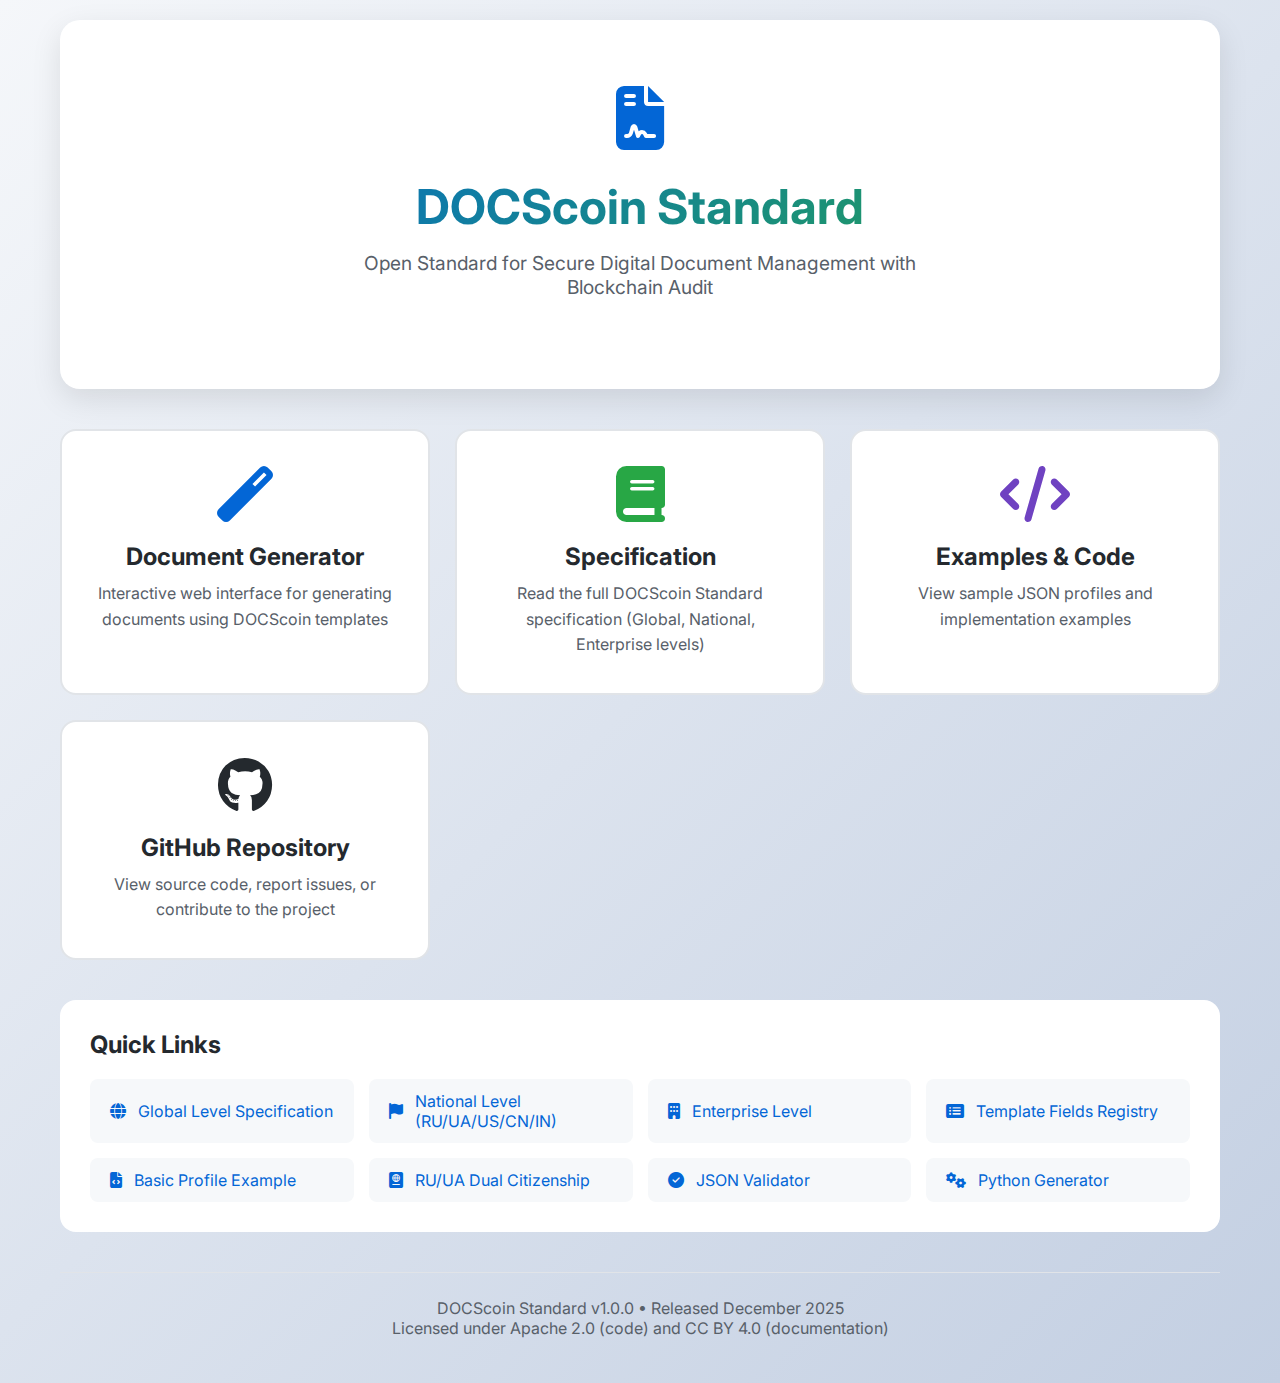
<file: docs/index.html>
<!DOCTYPE html>
<html lang="en">
<head>
    <meta charset="UTF-8">
    <meta name="viewport" content="width=device-width, initial-scale=1.0">
    <title>DOCScoin Standard</title>
    <style>
        * { margin: 0; padding: 0; box-sizing: border-box; }
        body {
            font-family: 'Inter', -apple-system, sans-serif;
            background: linear-gradient(135deg, #f5f7fa 0%, #c3cfe2 100%);
            min-height: 100vh;
            color: #24292e;
        }
        .container { max-width: 1200px; margin: 0 auto; padding: 20px; }
        
        /* Header */
        .header {
            text-align: center;
            padding: 60px 20px;
            background: white;
            border-radius: 20px;
            margin-bottom: 40px;
            box-shadow: 0 10px 30px rgba(0,0,0,0.1);
        }
        .logo {
            font-size: 4rem;
            color: #0366d6;
            margin-bottom: 20px;
        }
        h1 {
            font-size: 3rem;
            background: linear-gradient(135deg, #0366d6, #28a745);
            -webkit-background-clip: text;
            -webkit-text-fill-color: transparent;
            margin-bottom: 15px;
        }
        .subtitle {
            font-size: 1.2rem;
            color: #586069;
            max-width: 600px;
            margin: 0 auto 30px;
        }
        
        /* Navigation Cards */
        .nav-grid {
            display: grid;
            grid-template-columns: repeat(auto-fit, minmax(300px, 1fr));
            gap: 25px;
            margin-bottom: 40px;
        }
        .nav-card {
            background: white;
            border-radius: 16px;
            padding: 35px 30px;
            text-decoration: none;
            color: inherit;
            display: block;
            transition: all 0.3s ease;
            border: 2px solid #e1e4e8;
            text-align: center;
        }
        .nav-card:hover {
            transform: translateY(-5px);
            border-color: #0366d6;
            box-shadow: 0 15px 35px rgba(3, 102, 214, 0.15);
        }
        .nav-card i {
            font-size: 3.5rem;
            margin-bottom: 20px;
            display: block;
        }
        .nav-card.generator i { color: #0366d6; }
        .nav-card.docs i { color: #28a745; }
        .nav-card.examples i { color: #6f42c1; }
        .nav-card.github i { color: #24292e; }
        
        .nav-card h3 {
            font-size: 1.5rem;
            margin-bottom: 10px;
            color: #24292e;
        }
        .nav-card p {
            color: #586069;
            line-height: 1.6;
        }
        
        /* Quick Links */
        .quick-links {
            background: white;
            border-radius: 16px;
            padding: 30px;
            margin-bottom: 40px;
        }
        .quick-links h2 {
            margin-bottom: 20px;
            color: #24292e;
        }
        .link-list {
            display: grid;
            grid-template-columns: repeat(auto-fill, minmax(250px, 1fr));
            gap: 15px;
        }
        .link-list a {
            display: flex;
            align-items: center;
            gap: 12px;
            padding: 12px 20px;
            background: #f6f8fa;
            border-radius: 8px;
            text-decoration: none;
            color: #0366d6;
            transition: all 0.3s;
        }
        .link-list a:hover {
            background: #0366d6;
            color: white;
        }
        
        /* Footer */
        .footer {
            text-align: center;
            padding: 25px;
            color: #586069;
            border-top: 1px solid #e1e4e8;
            margin-top: 40px;
        }
        
        /* Responsive */
        @media (max-width: 768px) {
            .container { padding: 15px; }
            .header { padding: 40px 20px; }
            h1 { font-size: 2.2rem; }
            .nav-grid { grid-template-columns: 1fr; }
        }
    </style>
    <link rel="stylesheet" href="https://cdnjs.cloudflare.com/ajax/libs/font-awesome/6.4.0/css/all.min.css">
    <link href="https://fonts.googleapis.com/css2?family=Inter:wght@300;400;500;600;700&display=swap" rel="stylesheet">
</head>
<body>
    <div class="container">
        <!-- Header -->
        <header class="header">
            <div class="logo">
                <i class="fas fa-file-contract"></i>
            </div>
            <h1>DOCScoin Standard</h1>
            <p class="subtitle">
                Open Standard for Secure Digital Document Management with Blockchain Audit
            </p>
        </header>

        <!-- Main Navigation -->
        <div class="nav-grid">
            <a href="generator/" class="nav-card generator">
                <i class="fas fa-magic"></i>
                <h3>Document Generator</h3>
                <p>Interactive web interface for generating documents using DOCScoin templates</p>
            </a>
            
            <a href="specification/01-global-level.md" class="nav-card docs">
                <i class="fas fa-book"></i>
                <h3>Specification</h3>
                <p>Read the full DOCScoin Standard specification (Global, National, Enterprise levels)</p>
            </a>
            
            <a href="examples/basic-profile.json" class="nav-card examples">
                <i class="fas fa-code"></i>
                <h3>Examples & Code</h3>
                <p>View sample JSON profiles and implementation examples</p>
            </a>
            
            <a href="https://github.com/docscoinproject/docscoin-spec" target="_blank" class="nav-card github">
                <i class="fab fa-github"></i>
                <h3>GitHub Repository</h3>
                <p>View source code, report issues, or contribute to the project</p>
            </a>
        </div>

        <!-- Quick Links -->
        <section class="quick-links">
            <h2>Quick Links</h2>
            <div class="link-list">
                <a href="specification/01-global-level.md">
                    <i class="fas fa-globe"></i>
                    <span>Global Level Specification</span>
                </a>
                <a href="specification/02-national-level.md">
                    <i class="fas fa-flag"></i>
                    <span>National Level (RU/UA/US/CN/IN)</span>
                </a>
                <a href="specification/03-enterprise-level.md">
                    <i class="fas fa-building"></i>
                    <span>Enterprise Level</span>
                </a>
                <a href="specification/template-fields-registry.md">
                    <i class="fas fa-list-alt"></i>
                    <span>Template Fields Registry</span>
                </a>
                <a href="examples/basic-profile.json">
                    <i class="fas fa-file-code"></i>
                    <span>Basic Profile Example</span>
                </a>
                <a href="examples/ru-ua-profile.json">
                    <i class="fas fa-passport"></i>
                    <span>RU/UA Dual Citizenship</span>
                </a>
                <a href="tools/validator.py">
                    <i class="fas fa-check-circle"></i>
                    <span>JSON Validator</span>
                </a>
                <a href="tools/document-generator.py">
                    <i class="fas fa-cogs"></i>
                    <span>Python Generator</span>
                </a>
            </div>
        </section>

        <!-- Footer -->
        <footer class="footer">
            <p>DOCScoin Standard v1.0.0 • Released December 2025</p>
            <p>Licensed under Apache 2.0 (code) and CC BY 4.0 (documentation)</p>
        </footer>
    </div>
</body>
</html>
</file>
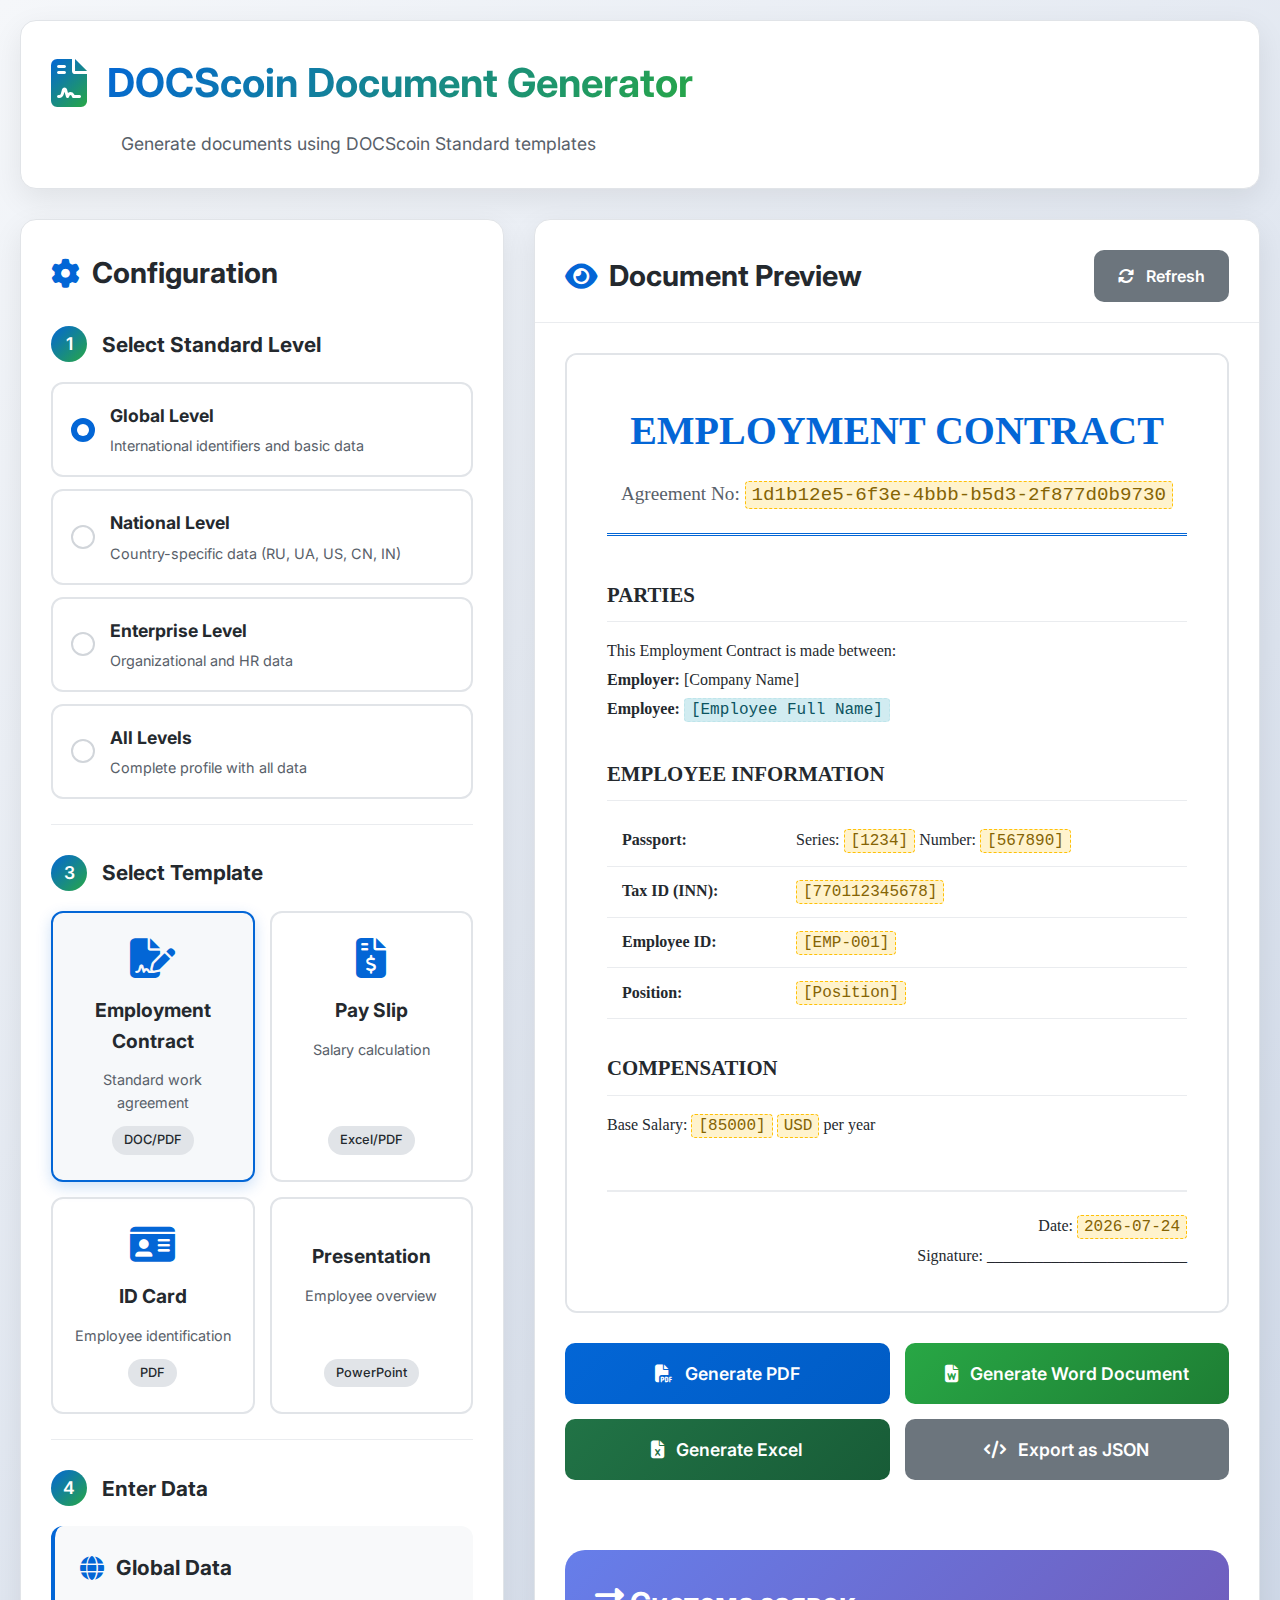
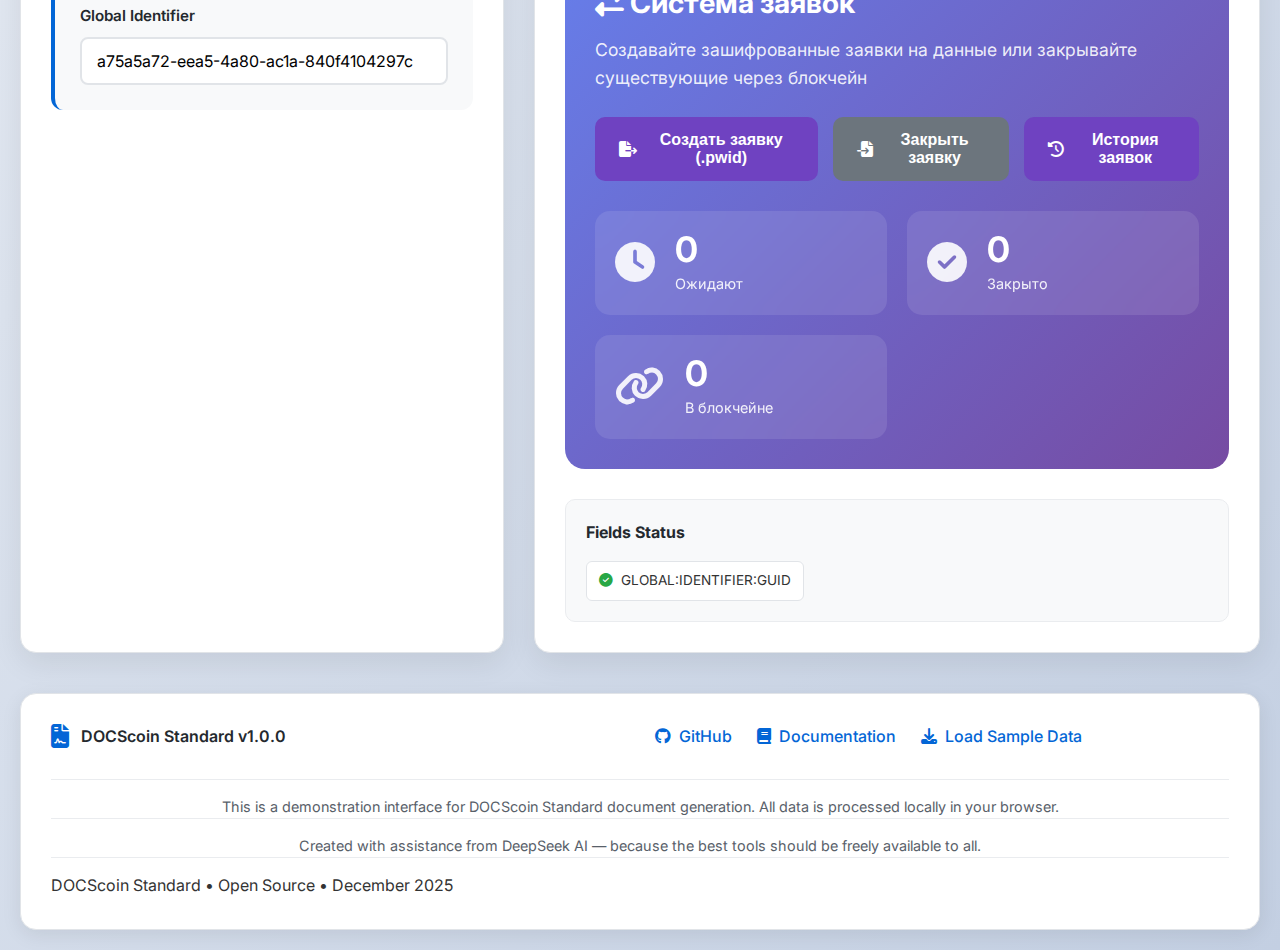
<file: docs/generator/index.html>
<!DOCTYPE html>
<html lang="en">
<head>
    <meta charset="UTF-8">
    <meta name="viewport" content="width=device-width, initial-scale=1.0">
    <title>DOCScoin Document Generator</title>
    <link rel="stylesheet" href="style.css">
    <link rel="stylesheet" href="https://cdnjs.cloudflare.com/ajax/libs/font-awesome/6.4.0/css/all.min.css">
    <link href="https://fonts.googleapis.com/css2?family=Inter:wght@300;400;500;600;700&display=swap" rel="stylesheet">
</head>
<body>
    <div class="container">
        <!-- Header -->
        <header class="header">
            <div class="logo">
                <i class="fas fa-file-contract"></i>
                <h1>DOCScoin Document Generator</h1>
            </div>
            <p class="subtitle">Generate documents using DOCScoin Standard templates</p>
        </header>

        <!-- Main Content -->
        <main class="main-content">
            <!-- Left Panel: Configuration -->
            <div class="config-panel">
                <section class="config-section">
                    <h2><i class="fas fa-cog"></i> Configuration</h2>
                    
                    <!-- Step 1: Select Standard -->
                    <div class="step">
                        <div class="step-header">
                            <span class="step-number">1</span>
                            <h3>Select Standard Level</h3>
                        </div>
                        <div class="step-content">
                            <div class="radio-group">
                                <label class="radio-label">
                                    <input type="radio" name="standard" value="global" checked>
                                    <span class="radio-custom"></span>
                                    <span class="radio-text">
                                        <strong>Global Level</strong>
                                        <small>International identifiers and basic data</small>
                                    </span>
                                </label>
                                <label class="radio-label">
                                    <input type="radio" name="standard" value="national">
                                    <span class="radio-custom"></span>
                                    <span class="radio-text">
                                        <strong>National Level</strong>
                                        <small>Country-specific data (RU, UA, US, CN, IN)</small>
                                    </span>
                                </label>
                                <label class="radio-label">
                                    <input type="radio" name="standard" value="enterprise">
                                    <span class="radio-custom"></span>
                                    <span class="radio-text">
                                        <strong>Enterprise Level</strong>
                                        <small>Organizational and HR data</small>
                                    </span>
                                </label>
                                <label class="radio-label">
                                    <input type="radio" name="standard" value="all">
                                    <span class="radio-custom"></span>
                                    <span class="radio-text">
                                        <strong>All Levels</strong>
                                        <small>Complete profile with all data</small>
                                    </span>
                                </label>
                            </div>
                        </div>
                    </div>

                    <!-- Step 2: Select Country (for National level) -->
					<div class="step" id="country-step">
						<div class="step-header">
							<span class="step-number">2</span>
							<h3>Select Country/Jurisdiction</h3>
						</div>
						<div class="step-content">
							<div class="country-grid">
								<!-- Russia -->
								<label class="country-option">
									<input type="radio" name="country" value="ru" data-standard="national">
									<div class="country-card" data-country="ru">
										<span class="flag">🇷🇺</span>
										<span class="country-name">Russia</span>
										<small>Паспорт, ИНН, СНИЛС</small>
									</div>
								</label>
								
								<!-- Ukraine -->
								<label class="country-option">
									<input type="radio" name="country" value="ua" data-standard="national">
									<div class="country-card" data-country="ua">
										<span class="flag">🇺🇦</span>
										<span class="country-name">Ukraine</span>
										<small>Паспорт, РНОКПП</small>
									</div>
								</label>
								
								<!-- USA -->
								<label class="country-option">
									<input type="radio" name="country" value="us" data-standard="national">
									<div class="country-card" data-country="us">
										<span class="flag">🇺🇸</span>
										<span class="country-name">USA</span>
										<small>SSN, Driver License</small>
									</div>
								</label>
								
								<!-- China -->
								<label class="country-option">
									<input type="radio" name="country" value="cn" data-standard="national">
									<div class="country-card" data-country="cn">
										<span class="flag">🇨🇳</span>
										<span class="country-name">China</span>
										<small>ID Card, Social Code</small>
									</div>
								</label>
								
								<!-- India -->
								<label class="country-option">
									<input type="radio" name="country" value="in" data-standard="national">
									<div class="country-card" data-country="in">
										<span class="flag">🇮🇳</span>
										<span class="country-name">India</span>
										<small>Aadhaar, PAN</small>
									</div>
								</label>
								
								<!-- Multiple selection option -->
								<label class="country-option">
									<input type="radio" name="country" value="multiple" data-standard="national">
									<div class="country-card" data-country="multiple">
										<span class="flag">🌍</span>
										<span class="country-name">Multiple</span>
										<small>Combined jurisdictions</small>
									</div>
								</label>
							</div>
							
							<!-- Multi-country selection (shown when "Multiple" is selected) -->
							<div id="multi-country-select" style="display: none; margin-top: 20px;">
								<h4 style="margin-bottom: 15px; color: #24292e;">Select Multiple Countries:</h4>
								<div class="multi-country-grid">
									<label class="multi-country-option">
										<input type="checkbox" name="multi-country" value="ru">
										<span class="country-chip">🇷🇺 Russia</span>
									</label>
									<label class="multi-country-option">
										<input type="checkbox" name="multi-country" value="ua">
										<span class="country-chip">🇺🇦 Ukraine</span>
									</label>
									<label class="multi-country-option">
										<input type="checkbox" name="multi-country" value="us">
										<span class="country-chip">🇺🇸 USA</span>
									</label>
									<label class="multi-country-option">
										<input type="checkbox" name="multi-country" value="cn">
										<span class="country-chip">🇨🇳 China</span>
									</label>
									<label class="multi-country-option">
										<input type="checkbox" name="multi-country" value="in">
										<span class="country-chip">🇮🇳 India</span>
									</label>
								</div>
							</div>
						</div>
					</div>

                    <!-- Step 3: Select Template -->
                    <div class="step">
                        <div class="step-header">
                            <span class="step-number">3</span>
                            <h3>Select Template</h3>
                        </div>
                        <div class="step-content">
                            <div class="template-grid">
                                <label class="template-option">
                                    <input type="radio" name="template" value="employment-contract" checked>
                                    <div class="template-card">
                                        <i class="fas fa-file-signature"></i>
                                        <h4>Employment Contract</h4>
                                        <p>Standard work agreement</p>
                                        <span class="format-badge">DOC/PDF</span>
                                    </div>
                                </label>
                                <label class="template-option">
                                    <input type="radio" name="template" value="pay-slip">
                                    <div class="template-card">
                                        <i class="fas fa-file-invoice-dollar"></i>
                                        <h4>Pay Slip</h4>
                                        <p>Salary calculation</p>
                                        <span class="format-badge">Excel/PDF</span>
                                    </div>
                                </label>
                                <label class="template-option">
                                    <input type="radio" name="template" value="id-card">
                                    <div class="template-card">
                                        <i class="fas fa-id-card"></i>
                                        <h4>ID Card</h4>
                                        <p>Employee identification</p>
                                        <span class="format-badge">PDF</span>
                                    </div>
                                </label>
                                <label class="template-option">
                                    <input type="radio" name="template" value="presentation">
                                    <div class="template-card">
                                        <i class="fas fa-presentation"></i>
                                        <h4>Presentation</h4>
                                        <p>Employee overview</p>
                                        <span class="format-badge">PowerPoint</span>
                                    </div>
                                </label>
                            </div>
                        </div>
                    </div>

                    <!-- Step 4: Data Input -->
					<div class="step">
						<div class="step-header">
							<span class="step-number">4</span>
							<h3>Enter Data</h3>
						</div>
						<div class="step-content">
							<!-- Common Global Fields -->
							<div id="global-fields" class="data-section">
								<h4 class="section-title"><i class="fas fa-globe"></i> Global Data</h4>
								<div class="data-input">
									<div class="input-group">
										<label for="globalId">Global Identifier</label>
										<input type="text" id="globalId" placeholder="Auto-generated GUID" readonly>
									</div>
								</div>
							</div>
							
							<!-- Russia Fields -->
							<div id="ru-fields" class="data-section" style="display: none;">
								<h4 class="section-title"><i class="fas fa-flag"></i> Russian Federation Data</h4>
								<div class="data-input">
									<div class="input-row">
										<div class="input-group">
											<label for="ruPassportSeries">Паспорт серия</label>
											<input type="text" id="ruPassportSeries" placeholder="1234" maxlength="4">
										</div>
										<div class="input-group">
											<label for="ruPassportNumber">Паспорт номер</label>
											<input type="text" id="ruPassportNumber" placeholder="567890" maxlength="6">
										</div>
									</div>
									<div class="input-group">
										<label for="ruINN">ИНН</label>
										<input type="text" id="ruINN" placeholder="770112345678" maxlength="12">
									</div>
									<div class="input-group">
										<label for="ruSNILS">СНИЛС</label>
										<input type="text" id="ruSNILS" placeholder="123-456-789 00">
									</div>
								</div>
							</div>
							
							<!-- Ukraine Fields -->
							<div id="ua-fields" class="data-section" style="display: none;">
								<h4 class="section-title"><i class="fas fa-flag"></i> Ukraine Data</h4>
								<div class="data-input">
									<div class="input-row">
										<div class="input-group">
											<label for="uaPassportSeries">Паспорт серія</label>
											<input type="text" id="uaPassportSeries" placeholder="АБ" maxlength="2">
										</div>
										<div class="input-group">
											<label for="uaPassportNumber">Паспорт номер</label>
											<input type="text" id="uaPassportNumber" placeholder="123456" maxlength="6">
										</div>
									</div>
									<div class="input-group">
										<label for="uaTIN">РНОКПП (ІПН)</label>
										<input type="text" id="uaTIN" placeholder="1234567890" maxlength="10">
									</div>
								</div>
							</div>
							
							<!-- USA Fields -->
							<div id="us-fields" class="data-section" style="display: none;">
								<h4 class="section-title"><i class="fas fa-flag"></i> United States Data</h4>
								<div class="data-input">
									<div class="input-group">
										<label for="usSSN">Social Security Number</label>
										<input type="text" id="usSSN" placeholder="123-45-6789">
									</div>
									<div class="input-group">
										<label for="usDriverLicense">Driver License</label>
										<input type="text" id="usDriverLicense" placeholder="State + Number">
									</div>
								</div>
							</div>
							
							<!-- China Fields -->
							<div id="cn-fields" class="data-section" style="display: none;">
								<h4 class="section-title"><i class="fas fa-flag"></i> China Data</h4>
								<div class="data-input">
									<div class="input-group">
										<label for="cnIDCard">ID Card Number</label>
										<input type="text" id="cnIDCard" placeholder="18-digit ID card" maxlength="18">
									</div>
									<div class="input-group">
										<label for="cnSocialCredit">Social Credit Code</label>
										<input type="text" id="cnSocialCredit" placeholder="18-character code">
									</div>
								</div>
							</div>

							<!-- India Fields -->
							<div id="in-fields" class="data-section" style="display: none;">
								<h4 class="section-title"><i class="fas fa-flag"></i> India Data</h4>
								<div class="data-input">
									<div class="input-group">
										<label for="inAadhaar">Aadhaar Number</label>
										<input type="text" id="inAadhaar" placeholder="12-digit Aadhaar" maxlength="12">
									</div>
									<div class="input-group">
										<label for="inPAN">PAN (Permanent Account Number)</label>
										<input type="text" id="inPAN" placeholder="10-character PAN">
									</div>
								</div>
							</div>
							
							<!-- Enterprise Fields (always shown for Enterprise/All) -->
							<div id="enterprise-fields" class="data-section">
								<h4 class="section-title"><i class="fas fa-building"></i> Enterprise Data</h4>
								<div class="data-input">
									<div class="input-group">
										<label for="employeeName">Full Name</label>
										<input type="text" id="employeeName" placeholder="Ivan Ivanov">
									</div>
									<div class="input-row">
										<div class="input-group">
											<label for="position">Position</label>
											<input type="text" id="position" placeholder="Senior Developer">
										</div>
										<div class="input-group">
											<label for="employeeId">Employee ID</label>
											<input type="text" id="employeeId" placeholder="EMP-2025-001">
										</div>
									</div>
									<div class="input-row">
										<div class="input-group">
											<label for="department">Department</label>
											<input type="text" id="department" placeholder="Engineering">
										</div>
										<div class="input-group">
											<label for="salary">Salary</label>
											<input type="number" id="salary" placeholder="85000">
										</div>
									</div>
									<div class="input-group">
										<label for="currency">Currency</label>
										<select id="currency">
											<option value="RUB">RUB - Russian Ruble</option>
											<option value="UAH">UAH - Ukrainian Hryvnia</option>
											<option value="USD" selected>USD - US Dollar</option>
											<option value="EUR">EUR - Euro</option>
										</select>
									</div>
								</div>
							</div>
						</div>
					</div>
                </section>
            </div>

            <!-- Right Panel: Preview -->
            <div class="preview-panel">
                <section class="preview-section">
                    <div class="preview-header">
                        <h2><i class="fas fa-eye"></i> Document Preview</h2>
                        <div class="preview-actions">
                            <button class="btn btn-secondary" id="refreshPreview">
                                <i class="fas fa-sync-alt"></i> Refresh
                            </button>
                        </div>
                    </div>
                    
                    <div class="preview-content">
                        <!-- WYSIWYG Editor / Preview -->
                        <div class="wysiwyg-container">
                            <div class="document-preview" id="documentPreview">
                                <!-- Dynamic content will be inserted here -->
                                <div class="document-header">
                                    <h3 class="document-title">EMPLOYMENT CONTRACT</h3>
                                    <p class="document-subtitle">Agreement No: <span class="placeholder" data-field="GLOBAL:IDENTIFIER:GUID">[GUID]</span></p>
                                </div>
                                
                                <div class="document-section">
                                    <h4>PARTIES</h4>
                                    <p>This Employment Contract is made between:</p>
                                    <p><strong>Employer:</strong> [Company Name]</p>
                                    <p><strong>Employee:</strong> <span class="placeholder highlighted" data-field="ENTERPRISE:EMPLOYEE:FULL_NAME">[Employee Full Name]</span></p>
                                </div>
                                
                                <div class="document-section">
                                    <h4>EMPLOYEE INFORMATION</h4>
                                    <table class="data-table">
                                        <tr>
                                            <td>Passport:</td>
                                            <td>
                                                Series: <span class="placeholder" data-field="NATIONAL:RU:PASSPORT:SERIES">[1234]</span>
                                                Number: <span class="placeholder" data-field="NATIONAL:RU:PASSPORT:NUMBER">[567890]</span>
                                            </td>
                                        </tr>
                                        <tr>
                                            <td>Tax ID (INN):</td>
                                            <td><span class="placeholder" data-field="NATIONAL:RU:TAX:INN">[770112345678]</span></td>
                                        </tr>
                                        <tr>
                                            <td>Employee ID:</td>
                                            <td><span class="placeholder" data-field="ENTERPRISE:EMPLOYEE:ID">[EMP-001]</span></td>
                                        </tr>
                                        <tr>
                                            <td>Position:</td>
                                            <td><span class="placeholder" data-field="ENTERPRISE:EMPLOYEE:POSITION">[Position]</span></td>
                                        </tr>
                                    </table>
                                </div>
                                
                                <div class="document-section">
                                    <h4>COMPENSATION</h4>
                                    <p>Base Salary: <span class="placeholder" data-field="ENTERPRISE:SALARY:BASE">[85000]</span> 
                                       <span class="placeholder" data-field="ENTERPRISE:SALARY:CURRENCY">[USD]</span> per year</p>
                                </div>
                                
                                <div class="document-footer">
                                    <p>Date: <span class="placeholder" data-field="DOCUMENT:DATE">[2025-12-09]</span></p>
                                    <p>Signature: _________________________</p>
                                </div>
                            </div>
                        </div>

                        <!-- Generation Buttons -->
                        <div class="generation-buttons">
                            <button class="btn btn-primary btn-large" id="generatePdf">
                                <i class="fas fa-file-pdf"></i> Generate PDF
                            </button>
                            <button class="btn btn-success btn-large" id="generateDoc">
                                <i class="fas fa-file-word"></i> Generate Word Document
                            </button>
                            <button class="btn btn-excel btn-large" id="generateExcel">
                                <i class="fas fa-file-excel"></i> Generate Excel
                            </button>
                            <button class="btn btn-secondary btn-large" id="generateJson">
                                <i class="fas fa-code"></i> Export as JSON
                            </button>
                        </div>
						
						<div class="request-section">
							<h3><i class="fas fa-exchange-alt"></i> Система заявок</h3>
							<p class="section-description">
								Создавайте зашифрованные заявки на данные или закрывайте существующие через блокчейн
							</p>
							
							<div class="request-buttons">
								<button id="generatePwid" class="request-btn">
									<i class="fas fa-file-export"></i> Создать заявку (.pwid)
								</button>
								<button id="closeRequestBtnGlobal" class="request-btn secondary">
									<i class="fas fa-file-import"></i> Закрыть заявку
								</button>
								<button id="viewRequestsBtn" class="request-btn tertiary">
									<i class="fas fa-history"></i> История заявок
								</button>
							</div>
							
							<div class="request-stats">
								<div class="stat-card">
									<div class="stat-icon">
										<i class="fas fa-clock"></i>
									</div>
									<div class="stat-content">
										<div class="stat-value" id="pendingRequests">0</div>
										<div class="stat-label">Ожидают</div>
									</div>
								</div>
								<div class="stat-card">
									<div class="stat-icon">
										<i class="fas fa-check-circle"></i>
									</div>
									<div class="stat-content">
										<div class="stat-value" id="closedRequests">0</div>
										<div class="stat-label">Закрыто</div>
									</div>
								</div>
								<div class="stat-card">
									<div class="stat-icon">
										<i class="fas fa-link"></i>
									</div>
									<div class="stat-content">
										<div class="stat-value" id="blockchainTx">0</div>
										<div class="stat-label">В блокчейне</div>
									</div>
								</div>
							</div>
						</div>

                        <!-- Status Messages -->
                        <div class="status-area">
                            <div id="statusMessage" class="status-message hidden">
                                <i class="fas fa-info-circle"></i>
                                <span id="statusText">Ready to generate documents</span>
                            </div>
                            <div id="fieldStatus" class="field-status">
                                <h4>Fields Status</h4>
                                <div class="fields-list">
                                    <!-- Dynamic field status will be inserted here -->
                                </div>
                            </div>
                        </div>
                    </div>
                </section>
            </div>
        </main>

        <!-- Footer -->
        <footer class="footer">
            <div class="footer-content">
                <div class="footer-logo">
                    <i class="fas fa-file-contract"></i>
                    <span>DOCScoin Standard v1.0.0</span>
                </div>
                <div class="footer-links">
                    <a href="https://github.com/docscoinproject/docscoin-spec" target="_blank">
                        <i class="fab fa-github"></i> GitHub
                    </a>
                    <a href="https://docscoinproject.github.io/docscoin-spec/" target="_blank">
                        <i class="fas fa-book"></i> Documentation
                    </a>
                    <a href="#" id="loadSample">
                        <i class="fas fa-download"></i> Load Sample Data
                    </a>
                </div>
            </div>
            <p class="footer-note">
                This is a demonstration interface for DOCScoin Standard document generation.
                All data is processed locally in your browser.
            </p>
            <p class="footer-note">
                Created with assistance from DeepSeek AI — 
                because the best tools should be freely available to all.
            </p>
			<p class="footer-note">
                <p>DOCScoin Standard • Open Source • December 2025</p>
            </p>
        </footer>
    </div>

    <!-- JavaScript -->
    <script src="app.js"></script>
	
	<!-- Модальное окно: Создать заявку -->
<div id="createRequestModal" class="modal">
    <div class="modal-content">
        <div class="modal-header">
            <h3><i class="fas fa-file-export"></i> Создать заявку на данные</h3>
            <button class="close-modal">&times;</button>
        </div>
        
        <div class="modal-body">
            <!-- Шаг 1: Авторизация -->
            <div id="authStep" class="request-step active">
                <h4>1. Авторизация работодателя</h4>
                
                <div class="auth-methods">
                    <div class="auth-tabs">
                        <button class="auth-tab active" data-tab="certificate">Сертификат</button>
                        <button class="auth-tab" data-tab="login">Логин/Пароль</button>
                    </div>
                    
                    <!-- Сертификат -->
                    <div id="certificateAuth" class="auth-content active">
                        <div class="input-group">
                            <label for="certificateFile">
                                <i class="fas fa-certificate"></i> Загрузите сертификат (.pem/.cer)
                            </label>
                            <input type="file" id="certificateFile" accept=".pem,.cer,.crt">
                            <small class="help-text">Публичный ключ для шифрования данных</small>
                        </div>
                        
                        <div class="certificate-preview" id="certificatePreview" style="display: none;">
                            <h5>Информация о сертификате:</h5>
                            <pre id="certificateInfo"></pre>
                        </div>
                    </div>
                    
                    <!-- Логин/Пароль -->
                    <div id="loginAuth" class="auth-content">
                        <div class="input-group">
                            <label for="employerLogin">
                                <i class="fas fa-user"></i> Логин работодателя
                            </label>
                            <input type="text" id="employerLogin" placeholder="company_123">
                        </div>
                        
                        <div class="input-group">
                            <label for="employerPassword">
                                <i class="fas fa-lock"></i> Пароль
                            </label>
                            <input type="password" id="employerPassword" placeholder="••••••••">
                        </div>
                        
                        <div class="input-group">
                            <label for="employerId">
                                <i class="fas fa-id-card"></i> ID организации
                            </label>
                            <input type="text" id="employerId" placeholder="COMPANY-2025-001">
                        </div>
                    </div>
                </div>
            </div>
            
            <!-- Шаг 2: Детали заявки -->
            <div id="detailsStep" class="request-step">
                <h4>2. Детали заявки</h4>
                
                <div class="input-group">
                    <label for="requestPurpose">
                        <i class="fas fa-bullseye"></i> Цель запроса
                    </label>
                    <select id="requestPurpose">
                        <option value="hiring">Прием на работу</option>
                        <option value="contract">Оформление договора</option>
                        <option value="verification">Проверка данных</option>
                        <option value="other">Другое</option>
                    </select>
                </div>
                
                <div class="input-group">
                    <label for="requestComment">
                        <i class="fas fa-comment"></i> Комментарий (необязательно)
                    </label>
                    <textarea id="requestComment" rows="3" placeholder="Дополнительная информация о запросе..."></textarea>
                </div>
                
                <div class="input-group">
                    <label>
                        <i class="fas fa-shield-alt"></i> Уровень доступа
                    </label>
                    <div class="radio-group-vertical">
                        <label>
                            <input type="radio" name="accessLevel" value="basic" checked>
                            <span>Базовый (личные данные)</span>
                        </label>
                        <label>
                            <input type="radio" name="accessLevel" value="extended">
                            <span>Расширенный (+ трудовая история)</span>
                        </label>
                        <label>
                            <input type="radio" name="accessLevel" value="full">
                            <span>Полный (все данные)</span>
                        </label>
                    </div>
                </div>
            </div>
            
            <!-- Шаг 3: Подтверждение -->
            <div id="confirmStep" class="request-step">
                <h4>3. Подтверждение</h4>
                
                <div class="confirmation-details">
                    <div class="detail-item">
                        <span class="detail-label">Тип авторизации:</span>
                        <span id="confirmAuthType" class="detail-value">Сертификат</span>
                    </div>
                    <div class="detail-item">
                        <span class="detail-label">ID организации:</span>
                        <span id="confirmEmployerId" class="detail-value">-</span>
                    </div>
                    <div class="detail-item">
                        <span class="detail-label">Цель запроса:</span>
                        <span id="confirmPurpose" class="detail-value">Прием на работу</span>
                    </div>
                    <div class="detail-item">
                        <span class="detail-label">Уровень доступа:</span>
                        <span id="confirmAccess" class="detail-value">Базовый</span>
                    </div>
                    <div class="detail-item">
                        <span class="detail-label">Будет создано:</span>
                        <span class="detail-value">
                            <i class="fas fa-database"></i> .pwid файл<br>
                            <i class="fas fa-lock"></i> Зашифровано ключом<br>
                            <i class="fas fa-history"></i> Запись в блокчейне
                        </span>
                    </div>
                </div>
                
                <div class="agreement">
                    <label>
                        <input type="checkbox" id="dataAgreement" required>
                        <span>Я подтверждаю, что запрашиваю данные в законных целях и обязуюсь соблюдать законодательство о защите персональных данных</span>
                    </label>
                </div>
            </div>
        </div>
        
        <div class="modal-footer">
            <div class="step-indicator">
                <span class="step-dot active" data-step="1"></span>
                <span class="step-dot" data-step="2"></span>
                <span class="step-dot" data-step="3"></span>
            </div>
            
            <div class="modal-buttons">
                <button id="prevStepBtn" class="btn btn-secondary" disabled>
                    <i class="fas fa-arrow-left"></i> Назад
                </button>
                <button id="nextStepBtn" class="btn btn-primary">
                    Далее <i class="fas fa-arrow-right"></i>
                </button>
                <button id="submitRequestBtn" class="btn btn-success" style="display: none;">
                    <i class="fas fa-paper-plane"></i> Создать заявку
                </button>
            </div>
        </div>
    </div>
</div>

<!-- Модальное окно: Закрыть заявку -->
<div id="closeRequestModal" class="modal">
    <div class="modal-content">
        <div class="modal-header">
            <h3><i class="fas fa-file-import"></i> Закрыть заявку</h3>
            <button class="close-modal">&times;</button>
        </div>
        
        <div class="modal-body">
            <div class="input-group">
                <label for="requestIdSelect">
                    <i class="fas fa-list"></i> Выберите заявку
                </label>
                <select id="requestIdSelect">
                    <option value="">-- Выберите ID заявки --</option>
                    <!-- Заполнится JavaScript -->
                </select>
            </div>
            
            <div class="request-info" id="selectedRequestInfo" style="display: none;">
                <h5>Информация о заявке:</h5>
                <div class="info-grid">
                    <div><strong>ID:</strong> <span id="infoRequestId">-</span></div>
                    <div><strong>Дата:</strong> <span id="infoRequestDate">-</span></div>
                    <div><strong>Статус:</strong> <span id="infoRequestStatus">-</span></div>
                    <div><strong>Цель:</strong> <span id="infoRequestPurpose">-</span></div>
                </div>
            </div>
            
            <div class="action-tabs">
                <button class="action-tab active" data-action="update">
                    <i class="fas fa-sync-alt"></i> Обновить данные
                </button>
                <button class="action-tab" data-action="reject">
                    <i class="fas fa-times-circle"></i> Отказ
                </button>
            </div>
            
            <!-- Обновление данных -->
            <div id="updateAction" class="action-content active">
                <div class="input-group">
                    <label for="updatePwidFile">
                        <i class="fas fa-file-upload"></i> Загрузите обновленный .pwid файл
                    </label>
                    <input type="file" id="updatePwidFile" accept=".pwid,.sqlite,.db">
                    <small class="help-text">Файл с обновленными данными сотрудника</small>
                </div>
                
                <div class="input-group">
                    <label for="updateComment">
                        <i class="fas fa-edit"></i> Комментарий к обновлению
                    </label>
                    <textarea id="updateComment" rows="2" placeholder="Что было обновлено..."></textarea>
                </div>
            </div>
            
            <!-- Отказ -->
            <div id="rejectAction" class="action-content">
                <div class="input-group">
                    <label for="rejectReason">
                        <i class="fas fa-exclamation-triangle"></i> Причина отказа
                    </label>
                    <select id="rejectReason">
                        <option value="candidate_rejected">Кандидат не подошел</option>
                        <option value="position_closed">Вакансия закрыта</option>
                        <option value="data_insufficient">Недостаточно данных</option>
                        <option value="other">Другая причина</option>
                    </select>
                </div>
                
                <div class="input-group">
                    <label for="rejectDetails">
                        <i class="fas fa-comment-dots"></i> Подробности (необязательно)
                    </label>
                    <textarea id="rejectDetails" rows="3" placeholder="Дополнительная информация..."></textarea>
                </div>
            </div>
            
            <!-- Шифрование для центра -->
            <div class="encryption-section">
                <div class="input-group">
                    <label for="centerCertificate">
                        <i class="fas fa-key"></i> Сертификат центра для шифрования
                    </label>
                    <input type="file" id="centerCertificate" accept=".pem,.cer">
                    <small class="help-text">Публичный ключ центра DOCScoin для шифрования ответа</small>
                </div>
                
                <div class="certificate-note">
                    <i class="fas fa-info-circle"></i>
                    <span>Ответ будет зашифрован этим ключом и отправлен в центр</span>
                </div>
            </div>
        </div>
        
        <div class="modal-footer">
            <button id="closeRequestBtn" class="btn btn-success btn-large">
                <i class="fas fa-check-circle"></i> Отправить ответ
            </button>
        </div>
    </div>
</div>

<!-- Модальное окно: Успех -->
<div id="successModal" class="modal">
    <div class="modal-content success-modal">
        <div class="success-icon">
            <i class="fas fa-check-circle"></i>
        </div>
        <h3>Заявка успешно создана!</h3>
        
        <div class="success-details">
            <div class="success-item">
                <i class="fas fa-hashtag"></i>
                <div>
                    <strong>ID заявки:</strong>
                    <span id="successRequestId">REQ-2025-001</span>
                </div>
            </div>
            <div class="success-item">
                <i class="fas fa-file-download"></i>
                <div>
                    <strong>Файл готов:</strong>
                    <a href="#" id="successDownloadLink" class="download-link">
                        Скачать .pwid файл
                    </a>
                </div>
            </div>
            <div class="success-item">
                <i class="fas fa-link"></i>
                <div>
                    <strong>Ссылка для закрытия:</strong>
                    <span class="copy-link" id="successCloseLink">
                        https://docscoin.org/close/REQ-2025-001
                    </span>
                </div>
            </div>
        </div>
        
        <div class="success-actions">
            <button class="btn btn-primary" id="viewBlockchainBtn">
                <i class="fas fa-link"></i> Посмотреть в блокчейне
            </button>
            <button class="btn btn-secondary close-modal">
                <i class="fas fa-times"></i> Закрыть
            </button>
        </div>
    </div>
</div>
</body>
</html>
</file>
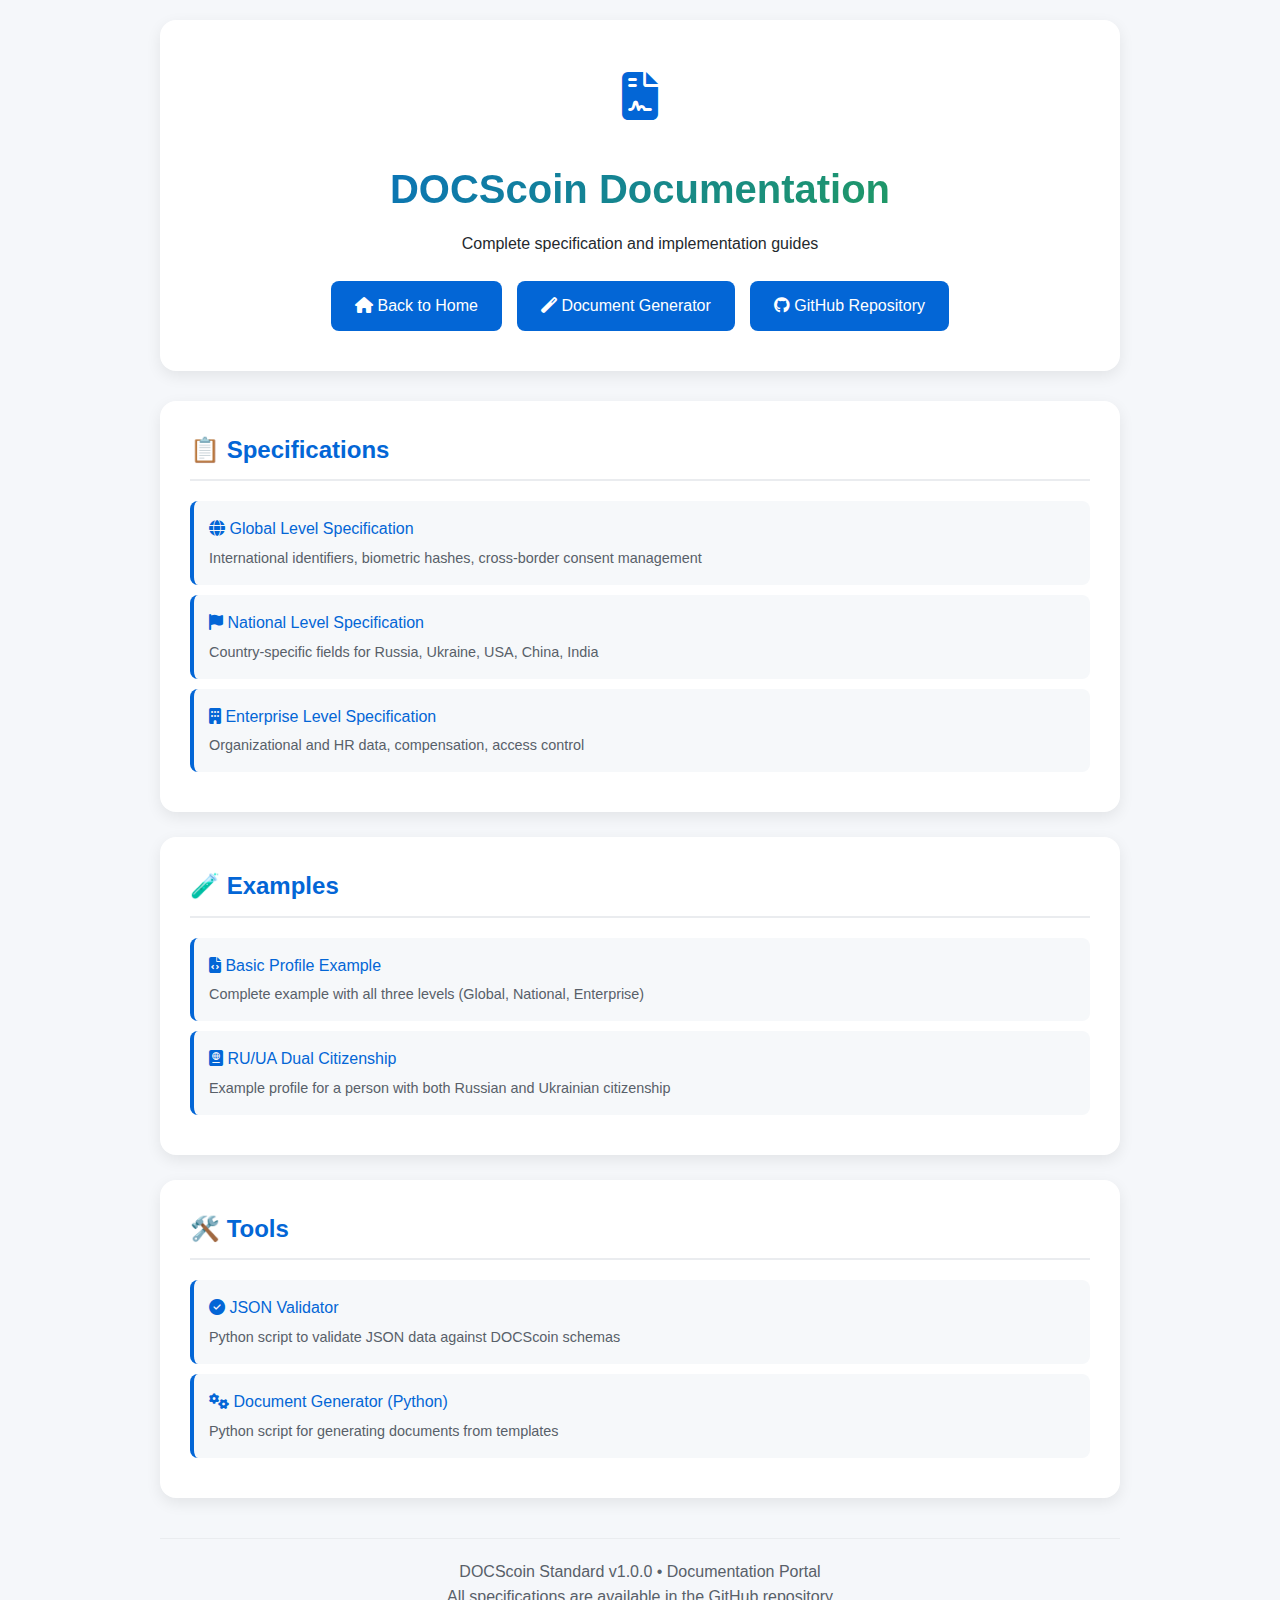
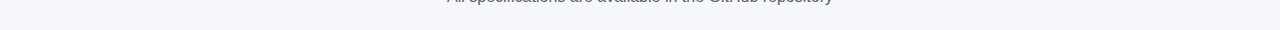
<file: docs/documentation.html>
<!DOCTYPE html>
<html lang="en">
<head>
    <meta charset="UTF-8">
    <meta name="viewport" content="width=device-width, initial-scale=1.0">
    <title>DOCScoin Documentation</title>
    <style>
        * { margin: 0; padding: 0; box-sizing: border-box; }
        body {
            font-family: 'Inter', -apple-system, sans-serif;
            background: #f5f7fa;
            color: #24292e;
            line-height: 1.6;
        }
        .container { max-width: 1000px; margin: 0 auto; padding: 20px; }
        
        .header {
            text-align: center;
            padding: 40px 20px;
            background: white;
            border-radius: 16px;
            margin-bottom: 30px;
            box-shadow: 0 5px 15px rgba(0,0,0,0.08);
        }
        
        .logo {
            font-size: 3rem;
            color: #0366d6;
            margin-bottom: 20px;
        }
        
        h1 {
            font-size: 2.5rem;
            background: linear-gradient(135deg, #0366d6, #28a745);
            -webkit-background-clip: text;
            -webkit-text-fill-color: transparent;
            margin-bottom: 10px;
        }
        
        .nav-buttons {
            display: flex;
            gap: 15px;
            justify-content: center;
            margin-top: 25px;
        }
        
        .btn {
            padding: 12px 24px;
            background: #0366d6;
            color: white;
            text-decoration: none;
            border-radius: 8px;
            font-weight: 500;
            transition: all 0.3s;
        }
        
        .btn:hover {
            background: #005cc5;
            transform: translateY(-2px);
        }
        
        .doc-section {
            background: white;
            border-radius: 16px;
            padding: 30px;
            margin-bottom: 25px;
            box-shadow: 0 5px 15px rgba(0,0,0,0.08);
        }
        
        .doc-section h2 {
            color: #0366d6;
            margin-bottom: 20px;
            padding-bottom: 10px;
            border-bottom: 2px solid #eaecef;
        }
        
        .file-list {
            list-style: none;
        }
        
        .file-list li {
            padding: 15px;
            margin-bottom: 10px;
            background: #f6f8fa;
            border-radius: 8px;
            border-left: 4px solid #0366d6;
        }
        
        .file-list a {
            color: #0366d6;
            text-decoration: none;
            font-weight: 500;
            display: block;
            margin-bottom: 5px;
        }
        
        .file-list a:hover {
            text-decoration: underline;
        }
        
        .file-description {
            color: #586069;
            font-size: 0.9rem;
        }
        
        .footer {
            text-align: center;
            margin-top: 40px;
            padding-top: 20px;
            border-top: 1px solid #eaecef;
            color: #586069;
        }
    </style>
    <link rel="stylesheet" href="https://cdnjs.cloudflare.com/ajax/libs/font-awesome/6.4.0/css/all.min.css">
</head>
<body>
    <div class="container">
        <header class="header">
            <div class="logo">
                <i class="fas fa-file-contract"></i>
            </div>
            <h1>DOCScoin Documentation</h1>
            <p>Complete specification and implementation guides</p>
            
            <div class="nav-buttons">
                <a href="index.html" class="btn">
                    <i class="fas fa-home"></i> Back to Home
                </a>
                <a href="generator/" class="btn">
                    <i class="fas fa-magic"></i> Document Generator
                </a>
                <a href="https://github.com/docscoinproject/docscoin-spec" target="_blank" class="btn">
                    <i class="fab fa-github"></i> GitHub Repository
                </a>
            </div>
        </header>
        
        <section class="doc-section">
            <h2>📋 Specifications</h2>
            <ul class="file-list">
                <li>
                    <a href="https://github.com/docscoinproject/docscoin-spec/blob/main/specification/01-global-level.md" target="_blank">
                        <i class="fas fa-globe"></i> Global Level Specification
                    </a>
                    <div class="file-description">
                        International identifiers, biometric hashes, cross-border consent management
                    </div>
                </li>
                <li>
                    <a href="https://github.com/docscoinproject/docscoin-spec/blob/main/specification/02-national-level.md" target="_blank">
                        <i class="fas fa-flag"></i> National Level Specification
                    </a>
                    <div class="file-description">
                        Country-specific fields for Russia, Ukraine, USA, China, India
                    </div>
                </li>
                <li>
                    <a href="https://github.com/docscoinproject/docscoin-spec/blob/main/specification/03-enterprise-level.md" target="_blank">
                        <i class="fas fa-building"></i> Enterprise Level Specification
                    </a>
                    <div class="file-description">
                        Organizational and HR data, compensation, access control
                    </div>
                </li>
            </ul>
        </section>
        
        <section class="doc-section">
            <h2>🧪 Examples</h2>
            <ul class="file-list">
                <li>
                    <a href="https://github.com/docscoinproject/docscoin-spec/blob/main/examples/basic-profile.json" target="_blank">
                        <i class="fas fa-file-code"></i> Basic Profile Example
                    </a>
                    <div class="file-description">
                        Complete example with all three levels (Global, National, Enterprise)
                    </div>
                </li>
                <li>
                    <a href="https://github.com/docscoinproject/docscoin-spec/blob/main/examples/ru-ua-profile.json" target="_blank">
                        <i class="fas fa-passport"></i> RU/UA Dual Citizenship
                    </a>
                    <div class="file-description">
                        Example profile for a person with both Russian and Ukrainian citizenship
                    </div>
                </li>
            </ul>
        </section>
        
        <section class="doc-section">
            <h2>🛠️ Tools</h2>
            <ul class="file-list">
                <li>
                    <a href="https://github.com/docscoinproject/docscoin-spec/blob/main/tools/validator.py" target="_blank">
                        <i class="fas fa-check-circle"></i> JSON Validator
                    </a>
                    <div class="file-description">
                        Python script to validate JSON data against DOCScoin schemas
                    </div>
                </li>
                <li>
                    <a href="https://github.com/docscoinproject/docscoin-spec/blob/main/tools/document-generator.py" target="_blank">
                        <i class="fas fa-cogs"></i> Document Generator (Python)
                    </a>
                    <div class="file-description">
                        Python script for generating documents from templates
                    </div>
                </li>
            </ul>
        </section>
        
        <footer class="footer">
            <p>DOCScoin Standard v1.0.0 • Documentation Portal</p>
            <p>All specifications are available in the GitHub repository</p>
        </footer>
    </div>
</body>
</html>
</file>
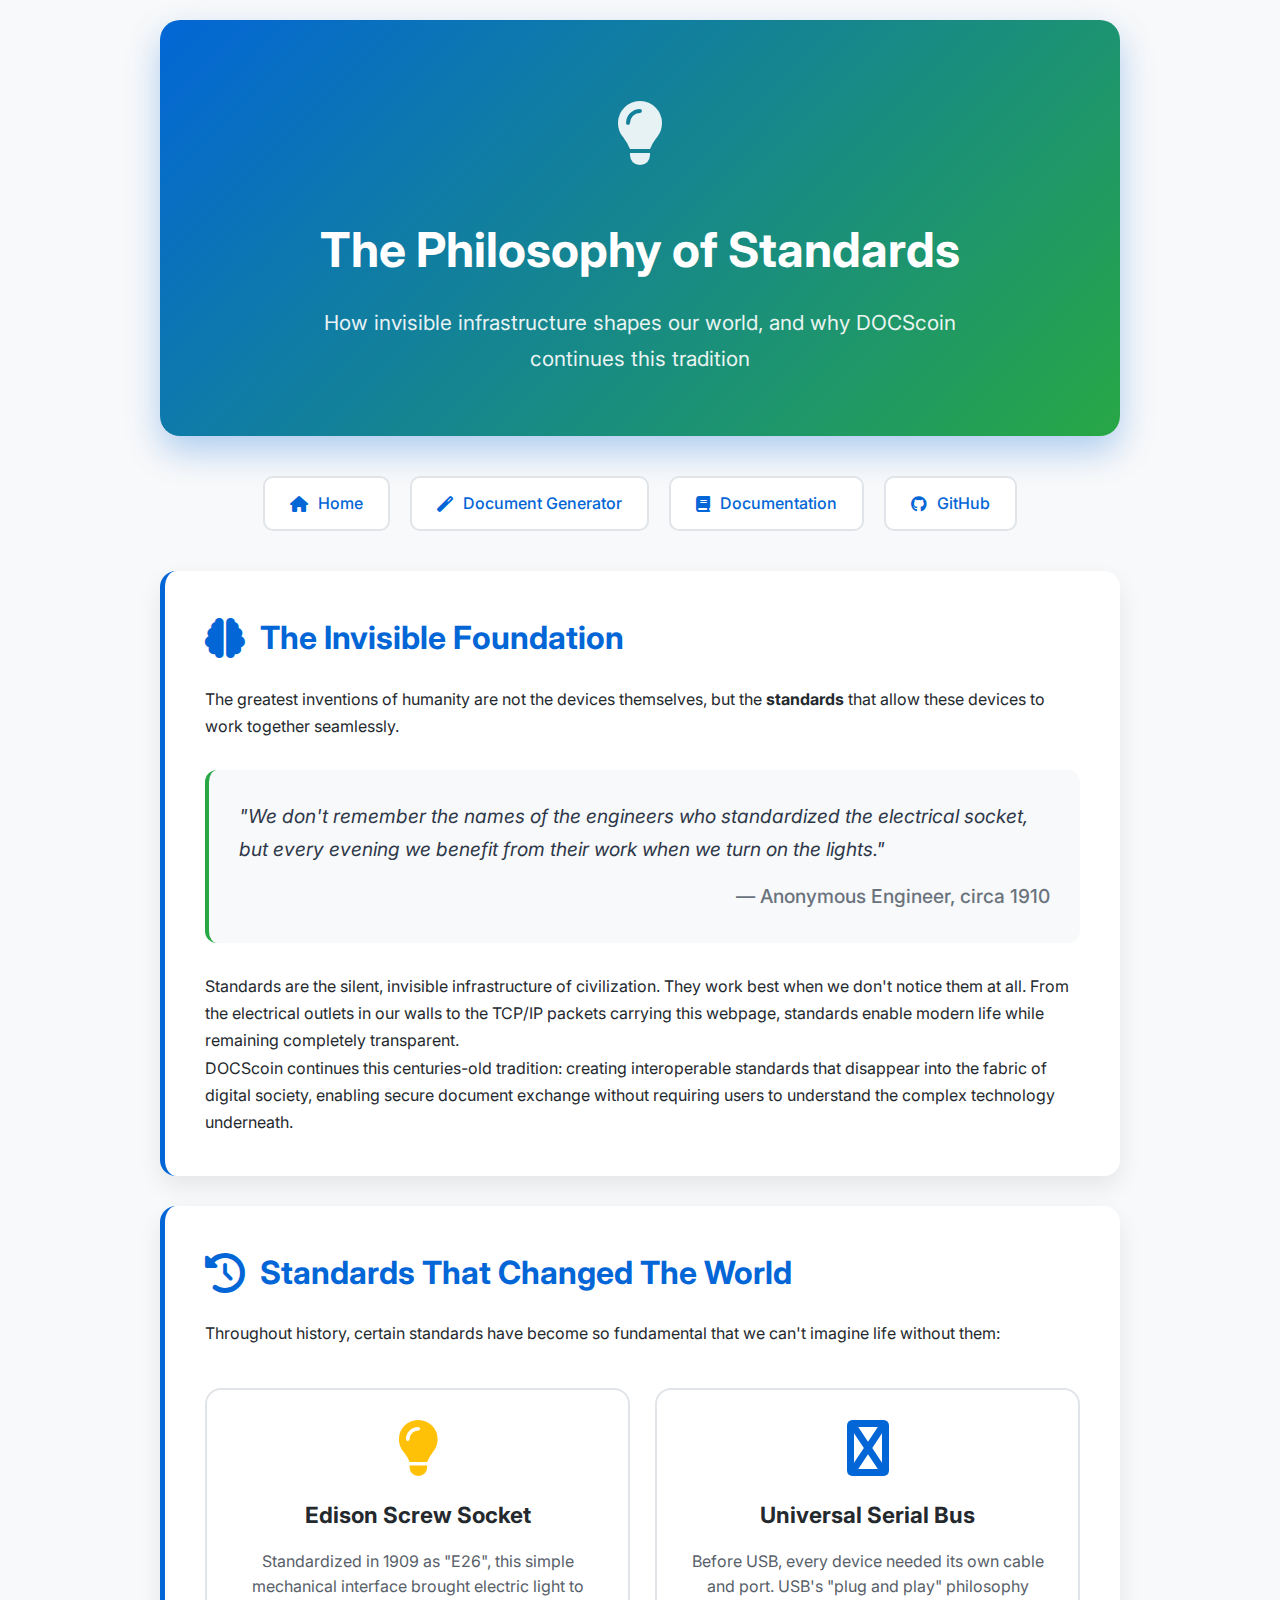
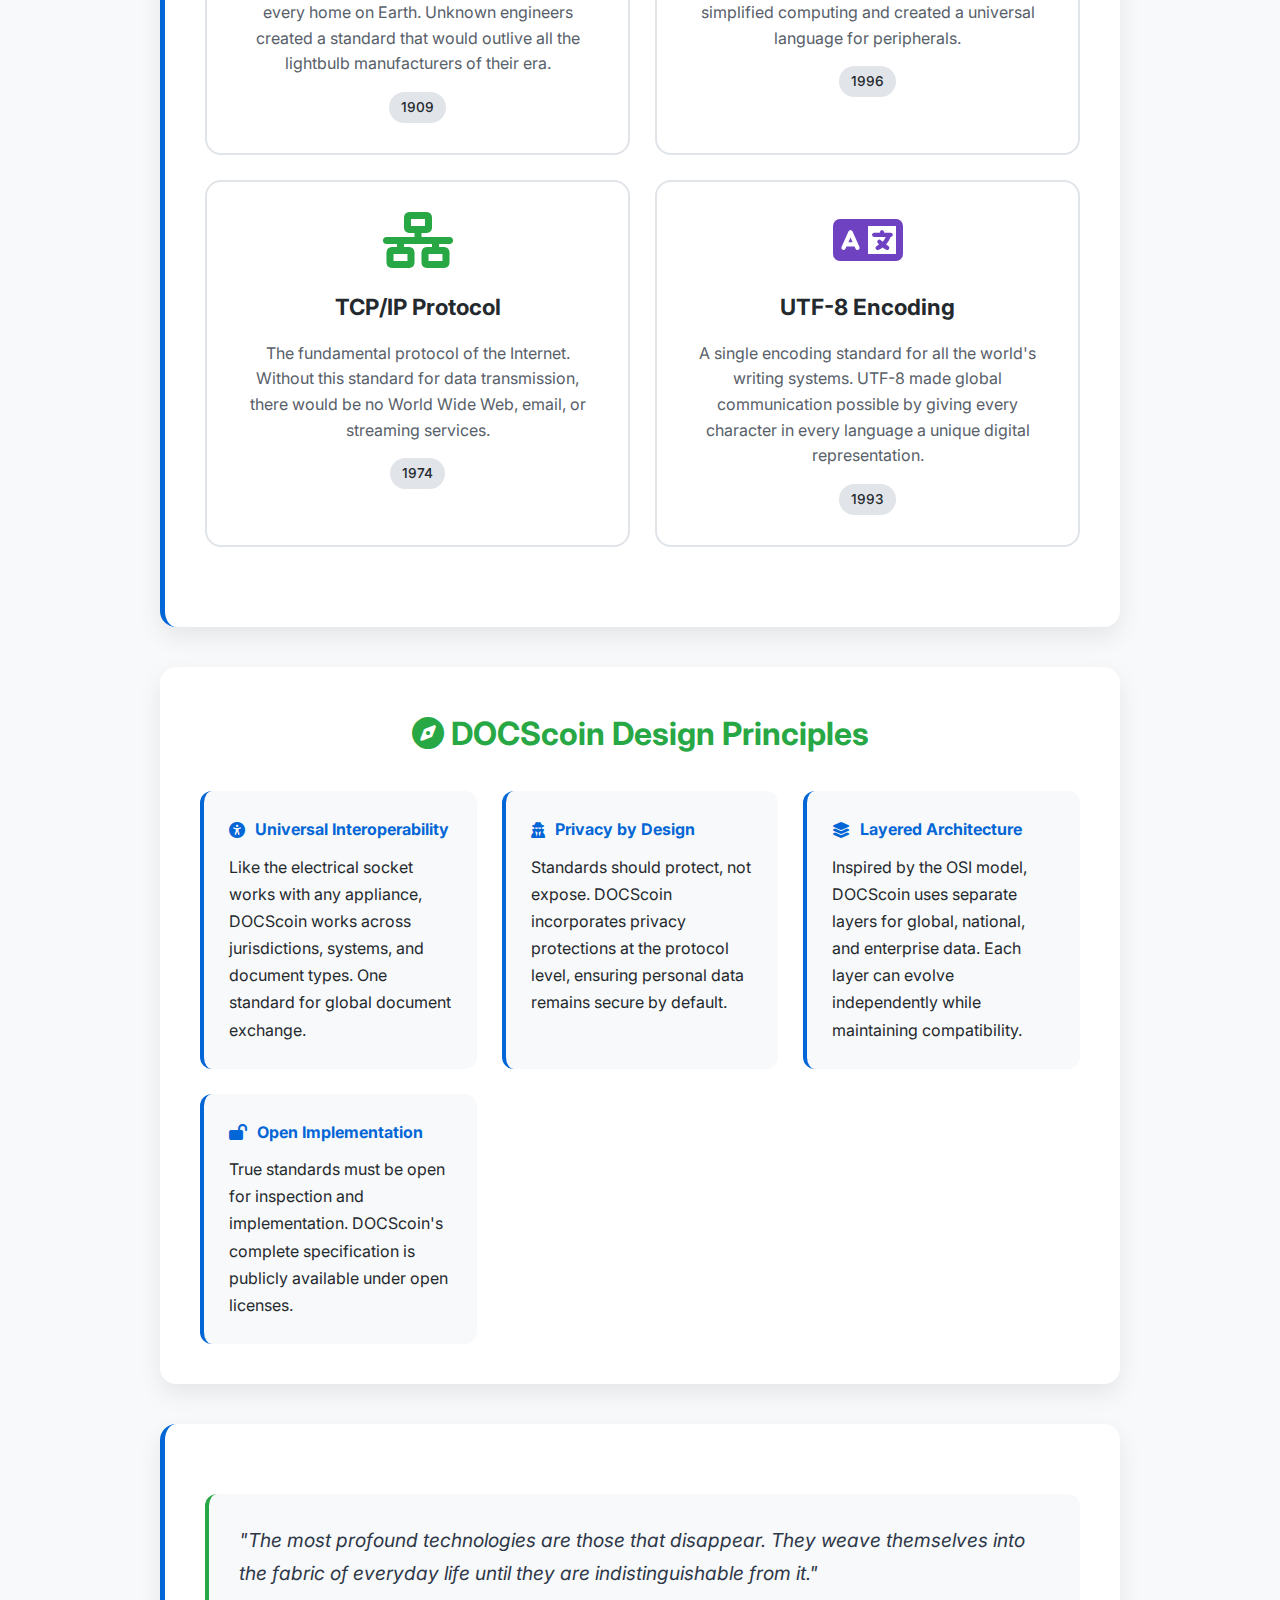
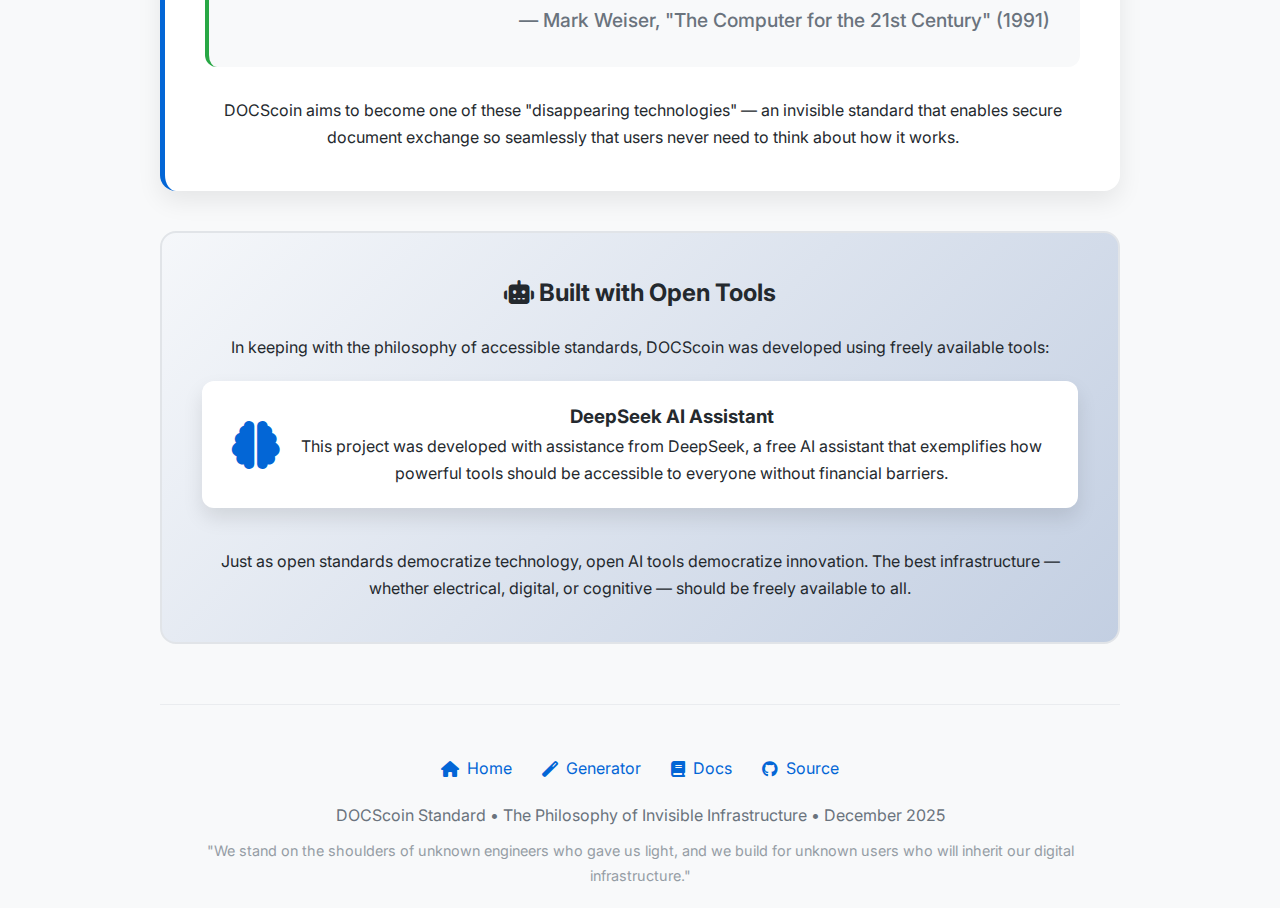
<file: docs/philosophy.html>
<!DOCTYPE html>
<html lang="en">
<head>
    <meta charset="UTF-8">
    <meta name="viewport" content="width=device-width, initial-scale=1.0">
    <title>DOCScoin Philosophy - The Invisible Infrastructure</title>
    <style>
        * { margin: 0; padding: 0; box-sizing: border-box; }
        body {
            font-family: 'Inter', -apple-system, sans-serif;
            background: #f8f9fa;
            color: #24292e;
            line-height: 1.7;
        }
        .container { max-width: 1000px; margin: 0 auto; padding: 20px; }
        
        /* Header */
        .header {
            text-align: center;
            padding: 60px 20px;
            background: linear-gradient(135deg, #0366d6 0%, #28a745 100%);
            border-radius: 20px;
            margin-bottom: 40px;
            color: white;
            box-shadow: 0 15px 35px rgba(3, 102, 214, 0.3);
        }
        
        .logo {
            font-size: 4rem;
            margin-bottom: 20px;
            opacity: 0.9;
        }
        
        h1 {
            font-size: 3rem;
            margin-bottom: 15px;
            font-weight: 700;
        }
        
        .subtitle {
            font-size: 1.3rem;
            opacity: 0.9;
            max-width: 700px;
            margin: 0 auto;
        }
        
        /* Navigation */
        .nav {
            display: flex;
            justify-content: center;
            gap: 20px;
            margin-bottom: 40px;
            flex-wrap: wrap;
        }
        
        .nav-btn {
            padding: 12px 25px;
            background: white;
            color: #0366d6;
            text-decoration: none;
            border-radius: 10px;
            font-weight: 500;
            transition: all 0.3s;
            border: 2px solid #e1e4e8;
            display: flex;
            align-items: center;
            gap: 10px;
        }
        
        .nav-btn:hover {
            background: #0366d6;
            color: white;
            transform: translateY(-3px);
            box-shadow: 0 10px 20px rgba(3, 102, 214, 0.2);
        }
        
        /* Philosophy Content */
        .philosophy-intro {
            background: white;
            border-radius: 16px;
            padding: 40px;
            margin-bottom: 30px;
            box-shadow: 0 10px 25px rgba(0,0,0,0.08);
            border-left: 5px solid #0366d6;
        }
        
        .philosophy-intro h2 {
            color: #0366d6;
            margin-bottom: 20px;
            font-size: 2rem;
            display: flex;
            align-items: center;
            gap: 15px;
        }
        
        .philosophy-intro h2 i {
            font-size: 2.5rem;
        }
        
        .quote-block {
            background: #f8f9fa;
            border-radius: 12px;
            padding: 30px;
            margin: 30px 0;
            border-left: 4px solid #28a745;
            font-style: italic;
            font-size: 1.2rem;
            color: #2d3748;
        }
        
        .quote-author {
            text-align: right;
            margin-top: 15px;
            color: #6a737d;
            font-style: normal;
            font-weight: 500;
        }
        
        /* Standards Grid */
        .standards-grid {
            display: grid;
            grid-template-columns: repeat(auto-fit, minmax(300px, 1fr));
            gap: 25px;
            margin: 40px 0;
        }
        
        .standard-card {
            background: white;
            border-radius: 16px;
            padding: 30px;
            transition: all 0.3s;
            border: 2px solid #e1e4e8;
            text-align: center;
        }
        
        .standard-card:hover {
            transform: translateY(-5px);
            border-color: #0366d6;
            box-shadow: 0 15px 30px rgba(3, 102, 214, 0.15);
        }
        
        .standard-icon {
            font-size: 3.5rem;
            margin-bottom: 20px;
            display: block;
        }
        
        .standard-card:nth-child(1) .standard-icon { color: #ffc107; } /* Lightbulb */
        .standard-card:nth-child(2) .standard-icon { color: #0366d6; } /* USB */
        .standard-card:nth-child(3) .standard-icon { color: #28a745; } /* Network */
        .standard-card:nth-child(4) .standard-icon { color: #6f42c1; } /* Language */
        
        .standard-card h3 {
            color: #24292e;
            margin-bottom: 15px;
            font-size: 1.4rem;
        }
        
        .standard-card p {
            color: #586069;
            line-height: 1.6;
        }
        
        .standard-year {
            display: inline-block;
            background: #e1e4e8;
            color: #24292e;
            padding: 4px 12px;
            border-radius: 20px;
            font-size: 0.85rem;
            font-weight: 500;
            margin-top: 15px;
        }
        
        /* DOCScoin Principles */
        .principles-section {
            background: white;
            border-radius: 16px;
            padding: 40px;
            margin: 40px 0;
            box-shadow: 0 10px 25px rgba(0,0,0,0.08);
        }
        
        .principles-section h2 {
            color: #28a745;
            margin-bottom: 30px;
            text-align: center;
            font-size: 2rem;
        }
        
        .principles-list {
            display: grid;
            grid-template-columns: repeat(auto-fit, minmax(250px, 1fr));
            gap: 25px;
        }
        
        .principle-item {
            padding: 25px;
            background: #f8f9fa;
            border-radius: 12px;
            border-left: 4px solid #0366d6;
        }
        
        .principle-item h4 {
            color: #0366d6;
            margin-bottom: 10px;
            display: flex;
            align-items: center;
            gap: 10px;
        }
        
        /* DeepSeek Credit */
        .credit-section {
            background: linear-gradient(135deg, #f5f7fa 0%, #c3cfe2 100%);
            border-radius: 16px;
            padding: 40px;
            margin: 40px 0;
            text-align: center;
            border: 2px solid #e1e4e8;
        }
        
        .credit-section h2 {
            color: #24292e;
            margin-bottom: 20px;
        }
        
        .ai-badge {
            display: inline-flex;
            align-items: center;
            gap: 15px;
            background: white;
            padding: 20px 30px;
            border-radius: 12px;
            margin: 20px 0;
            box-shadow: 0 10px 20px rgba(0,0,0,0.1);
        }
        
        .ai-badge i {
            font-size: 3rem;
            color: #0366d6;
        }
        
        /* Footer */
        .footer {
            text-align: center;
            margin-top: 60px;
            padding-top: 30px;
            border-top: 1px solid #eaecef;
            color: #6a737d;
        }
        
        .footer-links {
            display: flex;
            justify-content: center;
            gap: 30px;
            margin: 20px 0;
            flex-wrap: wrap;
        }
        
        .footer-links a {
            color: #0366d6;
            text-decoration: none;
            display: flex;
            align-items: center;
            gap: 8px;
        }
        
        .footer-links a:hover {
            text-decoration: underline;
        }
        
        /* Responsive */
        @media (max-width: 768px) {
            .container { padding: 15px; }
            .header { padding: 40px 20px; }
            h1 { font-size: 2.2rem; }
            .nav { flex-direction: column; align-items: center; }
            .standards-grid { grid-template-columns: 1fr; }
            .principles-list { grid-template-columns: 1fr; }
        }
    </style>
    <link rel="stylesheet" href="https://cdnjs.cloudflare.com/ajax/libs/font-awesome/6.4.0/css/all.min.css">
    <link href="https://fonts.googleapis.com/css2?family=Inter:wght@300;400;500;600;700&display=swap" rel="stylesheet">
</head>
<body>
    <div class="container">
        <!-- Header -->
        <header class="header">
            <div class="logo">
                <i class="fas fa-lightbulb"></i>
            </div>
            <h1>The Philosophy of Standards</h1>
            <p class="subtitle">
                How invisible infrastructure shapes our world, and why DOCScoin continues this tradition
            </p>
        </header>

        <!-- Navigation -->
        <nav class="nav">
            <a href="index.html" class="nav-btn">
                <i class="fas fa-home"></i> Home
            </a>
            <a href="generator/" class="nav-btn">
                <i class="fas fa-magic"></i> Document Generator
            </a>
            <a href="documentation.html" class="nav-btn">
                <i class="fas fa-book"></i> Documentation
            </a>
            <a href="https://github.com/docscoinproject/docscoin-spec" target="_blank" class="nav-btn">
                <i class="fab fa-github"></i> GitHub
            </a>
        </nav>

        <!-- Main Content -->
        <main>
            <!-- Introduction -->
            <section class="philosophy-intro">
                <h2><i class="fas fa-brain"></i> The Invisible Foundation</h2>
                <p>
                    The greatest inventions of humanity are not the devices themselves, 
                    but the <strong>standards</strong> that allow these devices to work together seamlessly.
                </p>
                
                <div class="quote-block">
                    "We don't remember the names of the engineers who standardized the electrical socket, 
                    but every evening we benefit from their work when we turn on the lights."
                    <div class="quote-author">— Anonymous Engineer, circa 1910</div>
                </div>
                
                <p>
                    Standards are the silent, invisible infrastructure of civilization. They work best when 
                    we don't notice them at all. From the electrical outlets in our walls to the TCP/IP packets 
                    carrying this webpage, standards enable modern life while remaining completely transparent.
                </p>
                
                <p>
                    DOCScoin continues this centuries-old tradition: creating interoperable standards that 
                    disappear into the fabric of digital society, enabling secure document exchange without 
                    requiring users to understand the complex technology underneath.
                </p>
            </section>

            <!-- Historical Standards -->
            <section class="philosophy-intro">
                <h2><i class="fas fa-history"></i> Standards That Changed The World</h2>
                <p>
                    Throughout history, certain standards have become so fundamental that we can't imagine 
                    life without them:
                </p>
                
                <div class="standards-grid">
                    <div class="standard-card">
                        <i class="fas fa-lightbulb standard-icon"></i>
                        <h3>Edison Screw Socket</h3>
                        <p>
                            Standardized in 1909 as "E26", this simple mechanical interface brought 
                            electric light to every home on Earth. Unknown engineers created a standard 
                            that would outlive all the lightbulb manufacturers of their era.
                        </p>
                        <span class="standard-year">1909</span>
                    </div>
                    
                    <div class="standard-card">
                        <i class="fas fa-usb standard-icon"></i>
                        <h3>Universal Serial Bus</h3>
                        <p>
                            Before USB, every device needed its own cable and port. USB's "plug and play" 
                            philosophy simplified computing and created a universal language for peripherals.
                        </p>
                        <span class="standard-year">1996</span>
                    </div>
                    
                    <div class="standard-card">
                        <i class="fas fa-network-wired standard-icon"></i>
                        <h3>TCP/IP Protocol</h3>
                        <p>
                            The fundamental protocol of the Internet. Without this standard for data 
                            transmission, there would be no World Wide Web, email, or streaming services.
                        </p>
                        <span class="standard-year">1974</span>
                    </div>
                    
                    <div class="standard-card">
                        <i class="fas fa-language standard-icon"></i>
                        <h3>UTF-8 Encoding</h3>
                        <p>
                            A single encoding standard for all the world's writing systems. UTF-8 made 
                            global communication possible by giving every character in every language 
                            a unique digital representation.
                        </p>
                        <span class="standard-year">1993</span>
                    </div>
                </div>
            </section>

            <!-- DOCScoin Principles -->
            <section class="principles-section">
                <h2><i class="fas fa-compass"></i> DOCScoin Design Principles</h2>
                
                <div class="principles-list">
                    <div class="principle-item">
                        <h4><i class="fas fa-universal-access"></i> Universal Interoperability</h4>
                        <p>
                            Like the electrical socket works with any appliance, DOCScoin works across 
                            jurisdictions, systems, and document types. One standard for global document exchange.
                        </p>
                    </div>
                    
                    <div class="principle-item">
                        <h4><i class="fas fa-user-secret"></i> Privacy by Design</h4>
                        <p>
                            Standards should protect, not expose. DOCScoin incorporates privacy protections 
                            at the protocol level, ensuring personal data remains secure by default.
                        </p>
                    </div>
                    
                    <div class="principle-item">
                        <h4><i class="fas fa-layer-group"></i> Layered Architecture</h4>
                        <p>
                            Inspired by the OSI model, DOCScoin uses separate layers for global, national, 
                            and enterprise data. Each layer can evolve independently while maintaining compatibility.
                        </p>
                    </div>
                    
                    <div class="principle-item">
                        <h4><i class="fas fa-lock-open"></i> Open Implementation</h4>
                        <p>
                            True standards must be open for inspection and implementation. DOCScoin's 
                            complete specification is publicly available under open licenses.
                        </p>
                    </div>
                </div>
            </section>

            <!-- Quote -->
            <section class="philosophy-intro">
                <div class="quote-block">
                    "The most profound technologies are those that disappear. 
                    They weave themselves into the fabric of everyday life until 
                    they are indistinguishable from it."
                    <div class="quote-author">— Mark Weiser, "The Computer for the 21st Century" (1991)</div>
                </div>
                
                <p style="text-align: center; margin-top: 30px;">
                    DOCScoin aims to become one of these "disappearing technologies" — 
                    an invisible standard that enables secure document exchange so seamlessly 
                    that users never need to think about how it works.
                </p>
            </section>

            <!-- DeepSeek Credit -->
            <section class="credit-section">
                <h2><i class="fas fa-robot"></i> Built with Open Tools</h2>
                <p>
                    In keeping with the philosophy of accessible standards, DOCScoin was developed 
                    using freely available tools:
                </p>
                
                <div class="ai-badge">
                    <i class="fas fa-brain"></i>
                    <div>
                        <h3>DeepSeek AI Assistant</h3>
                        <p>
                            This project was developed with assistance from DeepSeek, 
                            a free AI assistant that exemplifies how powerful tools should be 
                            accessible to everyone without financial barriers.
                        </p>
                    </div>
                </div>
                
                <p style="margin-top: 20px;">
                    Just as open standards democratize technology, open AI tools democratize 
                    innovation. The best infrastructure — whether electrical, digital, or cognitive — 
                    should be freely available to all.
                </p>
            </section>
        </main>

        <!-- Footer -->
        <footer class="footer">
            <div class="footer-links">
                <a href="index.html">
                    <i class="fas fa-home"></i> Home
                </a>
                <a href="generator/">
                    <i class="fas fa-magic"></i> Generator
                </a>
                <a href="documentation.html">
                    <i class="fas fa-book"></i> Docs
                </a>
                <a href="https://github.com/docscoinproject/docscoin-spec" target="_blank">
                    <i class="fab fa-github"></i> Source
                </a>
            </div>
            
            <p>DOCScoin Standard • The Philosophy of Invisible Infrastructure • December 2025</p>
            <p style="font-size: 0.9rem; margin-top: 10px; color: #959da5;">
                "We stand on the shoulders of unknown engineers who gave us light, 
                and we build for unknown users who will inherit our digital infrastructure."
            </p>
        </footer>
    </div>
</body>
</html>
</file>
<file: docs/generator/style.css>
/* Reset and Base Styles */
* {
    margin: 0;
    padding: 0;
    box-sizing: border-box;
}

body {
    font-family: 'Inter', -apple-system, BlinkMacSystemFont, 'Segoe UI', Roboto, sans-serif;
    background: linear-gradient(135deg, #f5f7fa 0%, #c3cfe2 100%);
    min-height: 100vh;
    color: #333;
    line-height: 1.6;
}

.container {
    max-width: 1600px;
    margin: 0 auto;
    padding: 20px;
}

/* Header */
.header {
    background: white;
    border-radius: 16px;
    padding: 30px;
    margin-bottom: 30px;
    box-shadow: 0 10px 30px rgba(0, 0, 0, 0.08);
    border: 1px solid #e1e4e8;
}

.logo {
    display: flex;
    align-items: center;
    gap: 20px;
    margin-bottom: 15px;
}

.logo i {
    font-size: 3rem;
    color: #0366d6;
    background: linear-gradient(135deg, #0366d6, #28a745);
    -webkit-background-clip: text;
    -webkit-text-fill-color: transparent;
}

.logo h1 {
    font-size: 2.5rem;
    font-weight: 700;
    background: linear-gradient(135deg, #0366d6, #28a745);
    -webkit-background-clip: text;
    -webkit-text-fill-color: transparent;
}

.subtitle {
    font-size: 1.1rem;
    color: #586069;
    margin-left: 70px;
}

/* Main Content Layout */
.main-content {
    display: grid;
    grid-template-columns: 1fr 1.5fr;
    gap: 30px;
    margin-bottom: 30px;
}

.config-panel, .preview-panel {
    background: white;
    border-radius: 16px;
    overflow: hidden;
    box-shadow: 0 10px 30px rgba(0, 0, 0, 0.08);
    border: 1px solid #e1e4e8;
}

/* Configuration Panel */
.config-section {
    padding: 30px;
}

.config-section h2 {
    display: flex;
    align-items: center;
    gap: 12px;
    font-size: 1.8rem;
    margin-bottom: 30px;
    color: #24292e;
}

.config-section h2 i {
    color: #0366d6;
}

/* Steps */
.step {
    margin-bottom: 30px;
    padding-bottom: 25px;
    border-bottom: 1px solid #eaecef;
}

.step:last-child {
    border-bottom: none;
}

.step-header {
    display: flex;
    align-items: center;
    gap: 15px;
    margin-bottom: 20px;
}

.step-number {
    display: flex;
    align-items: center;
    justify-content: center;
    width: 36px;
    height: 36px;
    background: linear-gradient(135deg, #0366d6, #28a745);
    color: white;
    border-radius: 50%;
    font-weight: 600;
    font-size: 1.1rem;
}

.step-header h3 {
    font-size: 1.3rem;
    color: #24292e;
}

/* Radio Groups */
.radio-group {
    display: flex;
    flex-direction: column;
    gap: 12px;
}

.radio-label {
    display: flex;
    align-items: center;
    gap: 15px;
    padding: 18px;
    border: 2px solid #e1e4e8;
    border-radius: 12px;
    cursor: pointer;
    transition: all 0.3s ease;
    position: relative;
}

.radio-label:hover {
    border-color: #0366d6;
    background: #f6f8fa;
}

.radio-label input[type="radio"] {
    display: none;
}

.radio-label input[type="radio"]:checked + .radio-custom {
    border-color: #0366d6;
    background: #0366d6;
}

.radio-label input[type="radio"]:checked + .radio-custom::after {
    content: '';
    position: absolute;
    top: 50%;
    left: 50%;
    transform: translate(-50%, -50%);
    width: 12px;
    height: 12px;
    background: white;
    border-radius: 50%;
}

.radio-custom {
    width: 24px;
    height: 24px;
    border: 2px solid #d1d5da;
    border-radius: 50%;
    position: relative;
    flex-shrink: 0;
}

.radio-text {
    display: flex;
    flex-direction: column;
    gap: 4px;
}

.radio-text strong {
    font-size: 1.1rem;
    color: #24292e;
}

.radio-text small {
    color: #586069;
    font-size: 0.9rem;
}

/* Country Grid */
.country-grid {
    display: grid;
    grid-template-columns: repeat(2, 1fr);
    gap: 15px;
}

.country-option {
    cursor: pointer;
}

.country-option input[type="checkbox"] {
    display: none;
}

.country-option input[type="checkbox"]:checked + .country-card {
    border-color: #28a745;
    background: #f0fff4;
    box-shadow: 0 5px 15px rgba(40, 167, 69, 0.2);
}

.country-card {
    padding: 20px;
    border: 2px solid #e1e4e8;
    border-radius: 12px;
    text-align: center;
    transition: all 0.3s ease;
    display: flex;
    flex-direction: column;
    align-items: center;
    gap: 10px;
}

.country-card:hover {
    border-color: #0366d6;
    transform: translateY(-2px);
}

.flag {
    font-size: 2.5rem;
}

.country-name {
    font-weight: 600;
    color: #24292e;
}

.country-card small {
    color: #586069;
    font-size: 0.85rem;
}

/* Template Grid */
.template-grid {
    display: grid;
    grid-template-columns: repeat(2, 1fr);
    gap: 15px;
}

.template-option {
    cursor: pointer;
}

.template-option input[type="radio"] {
    display: none;
}

.template-option input[type="radio"]:checked + .template-card {
    border-color: #0366d6;
    background: #f6f8fa;
    box-shadow: 0 5px 15px rgba(3, 102, 214, 0.2);
}

.template-card {
    padding: 25px 20px;
    border: 2px solid #e1e4e8;
    border-radius: 12px;
    text-align: center;
    transition: all 0.3s ease;
    display: flex;
    flex-direction: column;
    align-items: center;
    gap: 12px;
    height: 100%;
}

.template-card:hover {
    border-color: #0366d6;
    transform: translateY(-2px);
}

.template-card i {
    font-size: 2.5rem;
    color: #0366d6;
    margin-bottom: 5px;
}

.template-card h4 {
    font-size: 1.2rem;
    color: #24292e;
    margin: 0;
}

.template-card p {
    color: #586069;
    font-size: 0.9rem;
    margin: 0;
    flex-grow: 1;
}

.format-badge {
    background: #e1e4e8;
    color: #24292e;
    padding: 4px 12px;
    border-radius: 20px;
    font-size: 0.8rem;
    font-weight: 500;
}

/* Data Input */
.data-input {
    display: flex;
    flex-direction: column;
    gap: 20px;
}

.input-row {
    display: grid;
    grid-template-columns: 1fr 1fr;
    gap: 15px;
}

.input-group {
    display: flex;
    flex-direction: column;
    gap: 8px;
}

.input-group label {
    font-weight: 600;
    color: #24292e;
    font-size: 0.95rem;
}

.input-group input,
.input-group select {
    padding: 12px 15px;
    border: 2px solid #e1e4e8;
    border-radius: 8px;
    font-size: 1rem;
    transition: all 0.3s ease;
    font-family: 'Inter', sans-serif;
}

.input-group input:focus,
.input-group select:focus {
    outline: none;
    border-color: #0366d6;
    box-shadow: 0 0 0 3px rgba(3, 102, 214, 0.1);
}

.input-group input::placeholder {
    color: #959da5;
}

/* Preview Panel */
.preview-section {
    height: 100%;
    display: flex;
    flex-direction: column;
}

.preview-header {
    padding: 30px 30px 20px;
    border-bottom: 1px solid #eaecef;
    display: flex;
    justify-content: space-between;
    align-items: center;
}

.preview-header h2 {
    display: flex;
    align-items: center;
    gap: 12px;
    font-size: 1.8rem;
    color: #24292e;
}

.preview-header h2 i {
    color: #0366d6;
}

.preview-content {
    flex: 1;
    padding: 30px;
    display: flex;
    flex-direction: column;
    gap: 30px;
}

/* WYSIWYG Editor */
.wysiwyg-container {
    flex: 1;
    background: #fafbfc;
    border: 2px solid #e1e4e8;
    border-radius: 12px;
    overflow: hidden;
}

.document-preview {
    padding: 40px;
    min-height: 600px;
    background: white;
    font-family: 'Georgia', serif;
    line-height: 1.8;
    color: #24292e;
}

.document-header {
    text-align: center;
    margin-bottom: 40px;
    padding-bottom: 20px;
    border-bottom: 3px double #0366d6;
}

.document-title {
    font-size: 2.5rem;
    color: #0366d6;
    margin-bottom: 10px;
    font-weight: 700;
}

.document-subtitle {
    font-size: 1.2rem;
    color: #586069;
}

.document-section {
    margin-bottom: 30px;
}

.document-section h4 {
    color: #24292e;
    font-size: 1.3rem;
    margin-bottom: 15px;
    padding-bottom: 8px;
    border-bottom: 1px solid #eaecef;
}

.data-table {
    width: 100%;
    border-collapse: collapse;
    margin: 15px 0;
}

.data-table td {
    padding: 10px 15px;
    border-bottom: 1px solid #eaecef;
}

.data-table td:first-child {
    font-weight: 600;
    color: #24292e;
    width: 30%;
}

.document-footer {
    margin-top: 50px;
    padding-top: 20px;
    border-top: 2px solid #eaecef;
    text-align: right;
}

/* Placeholders */
.placeholder {
    background: #fff3cd;
    color: #856404;
    padding: 2px 6px;
    border-radius: 4px;
    border: 1px dashed #ffc107;
    font-family: 'Courier New', monospace;
    font-weight: 500;
    transition: all 0.3s ease;
}

.placeholder.highlighted {
    background: #d1ecf1;
    color: #0c5460;
    border-color: #bee5eb;
    animation: pulse 2s infinite;
}

@keyframes pulse {
    0% { opacity: 1; }
    50% { opacity: 0.7; }
    100% { opacity: 1; }
}

/* Generation Buttons */
.generation-buttons {
    display: grid;
    grid-template-columns: repeat(2, 1fr);
    gap: 15px;
}

.btn {
    padding: 16px 24px;
    border: none;
    border-radius: 10px;
    font-size: 1rem;
    font-weight: 600;
    cursor: pointer;
    transition: all 0.3s ease;
    display: flex;
    align-items: center;
    justify-content: center;
    gap: 12px;
    font-family: 'Inter', sans-serif;
}

.btn-large {
    padding: 20px;
    font-size: 1.1rem;
}

.btn-primary {
    background: linear-gradient(135deg, #0366d6, #005cc5);
    color: white;
}

.btn-primary:hover {
    transform: translateY(-3px);
    box-shadow: 0 10px 20px rgba(3, 102, 214, 0.3);
}

.btn-success {
    background: linear-gradient(135deg, #28a745, #1e7e34);
    color: white;
}

.btn-success:hover {
    transform: translateY(-3px);
    box-shadow: 0 10px 20px rgba(40, 167, 69, 0.3);
}

.btn-excel {
    background: linear-gradient(135deg, #217346, #185c37);
    color: white;
}

.btn-excel:hover {
    transform: translateY(-3px);
    box-shadow: 0 10px 20px rgba(33, 115, 70, 0.3);
}

.btn-secondary {
    background: #6c757d;
    color: white;
}

.btn-secondary:hover {
    background: #545b62;
    transform: translateY(-3px);
}

/* Status Area */
.status-area {
    display: flex;
    flex-direction: column;
    gap: 20px;
}

.status-message {
    padding: 15px 20px;
    border-radius: 10px;
    background: #d1ecf1;
    color: #0c5460;
    border: 1px solid #bee5eb;
    display: flex;
    align-items: center;
    gap: 12px;
}

.status-message.hidden {
    display: none;
}

.status-message i {
    font-size: 1.2rem;
}

.field-status {
    background: #f8f9fa;
    border: 1px solid #eaecef;
    border-radius: 10px;
    padding: 20px;
}

.field-status h4 {
    margin-bottom: 15px;
    color: #24292e;
}

.fields-list {
    display: flex;
    flex-wrap: wrap;
    gap: 10px;
}

.field-item {
    background: white;
    border: 1px solid #e1e4e8;
    border-radius: 6px;
    padding: 8px 12px;
    font-size: 0.85rem;
    display: flex;
    align-items: center;
    gap: 8px;
}

.field-item i {
    color: #28a745;
}

.field-item.missing i {
    color: #dc3545;
}

/* Footer */
.footer {
    background: white;
    border-radius: 16px;
    padding: 25px 30px;
    box-shadow: 0 10px 30px rgba(0, 0, 0, 0.08);
    border: 1px solid #e1e4e8;
}

.footer-content {
    display: flex;
    justify-content: space-between;
    align-items: center;
    margin-bottom: 15px;
}

.footer-logo {
    display: flex;
    align-items: center;
    gap: 12px;
    font-weight: 600;
    color: #24292e;
}

.footer-logo i {
    color: #0366d6;
    font-size: 1.5rem;
}

.footer-links {
    display: flex;
    gap: 25px;
}

.footer-links a {
    color: #0366d6;
    text-decoration: none;
    font-weight: 500;
    display: flex;
    align-items: center;
    gap: 8px;
    transition: color 0.3s ease;
}

.footer-links a:hover {
    color: #005cc5;
    text-decoration: underline;
}

.footer-note {
    text-align: center;
    color: #586069;
    font-size: 0.9rem;
    padding-top: 15px;
    border-top: 1px solid #eaecef;
}

/* Responsive */
@media (max-width: 1200px) {
    .main-content {
        grid-template-columns: 1fr;
    }
    
    .generation-buttons {
        grid-template-columns: 1fr;
    }
}

@media (max-width: 768px) {
    .container {
        padding: 10px;
    }
    
    .header, .config-panel, .preview-panel, .footer {
        padding: 20px;
    }
    
    .logo {
        flex-direction: column;
        text-align: center;
        gap: 10px;
    }
    
    .logo h1 {
        font-size: 2rem;
    }
    
    .subtitle {
        margin-left: 0;
        text-align: center;
    }
    
    .country-grid,
    .template-grid {
        grid-template-columns: 1fr;
    }
    
    .input-row {
        grid-template-columns: 1fr;
    }
    
    .footer-content {
        flex-direction: column;
        gap: 20px;
        text-align: center;
    }
    
    .footer-links {
        flex-wrap: wrap;
        justify-content: center;
    }
}

/* Footer стили для генератора */
.footer {
    background: white;
    border-radius: 16px;
    padding: 30px;
    margin-top: 40px;
    box-shadow: 0 5px 20px rgba(0,0,0,0.08);
    border: 1px solid #e1e4e8;
}

.footer-content {
    display: grid;
    grid-template-columns: repeat(auto-fit, minmax(250px, 1fr));
    gap: 30px;
    margin-bottom: 30px;
}

.footer-section {
    padding: 20px;
    background: #f8f9fa;
    border-radius: 12px;
    border-left: 4px solid #0366d6;
}

.footer-section h4 {
    display: flex;
    align-items: center;
    gap: 10px;
    color: #24292e;
    margin-bottom: 15px;
    font-size: 1.1rem;
}

.footer-section h4 i {
    color: #0366d6;
}

.footer-section p {
    color: #586069;
    font-size: 0.95rem;
    line-height: 1.6;
}

.footer-bottom {
    text-align: center;
    padding-top: 20px;
    border-top: 1px solid #eaecef;
    color: #6a737d;
}

.inspiration-note {
    background: linear-gradient(135deg, #fff3cd, #ffeaa7);
    border: 1px solid #ffecb5;
    border-radius: 10px;
    padding: 15px 20px;
    margin: 20px 0;
    color: #856404;
    display: flex;
    align-items: center;
    gap: 15px;
    font-style: italic;
}

.inspiration-note i {
    font-size: 1.5rem;
    color: #ffc107;
}

.standardization-quote {
    font-style: italic;
    color: #6a737d;
    border-left: 3px solid #0366d6;
    padding-left: 20px;
    margin: 20px 0;
    font-size: 1.1rem;
    line-height: 1.7;
}

.credit-note {
    display: flex;
    align-items: center;
    justify-content: center;
    gap: 15px;
    flex-wrap: wrap;
    padding: 15px;
    background: #f8f9fa;
    border-radius: 10px;
    margin-top: 20px;
}

.credit-note i {
    color: #0366d6;
}

/* Анимация лампочки */
@keyframes bulb-flicker {
    0%, 100% { opacity: 1; }
    50% { opacity: 0.8; }
}

.fa-lightbulb {
    animation: bulb-flicker 2s infinite;
}
/* Dynamic Field Sections */
.data-section {
    margin-bottom: 30px;
    padding: 25px;
    background: #f8f9fa;
    border-radius: 12px;
    border-left: 4px solid #0366d6;
    transition: all 0.3s ease;
}

.section-title {
    display: flex;
    align-items: center;
    gap: 12px;
    color: #24292e;
    margin-bottom: 20px;
    font-size: 1.3rem;
}

.section-title i {
    color: #0366d6;
    font-size: 1.5rem;
}

/* Country Chips for Multi-select */
.multi-country-grid {
    display: flex;
    flex-wrap: wrap;
    gap: 10px;
}

.multi-country-option {
    cursor: pointer;
}

.multi-country-option input[type="checkbox"] {
    display: none;
}

.multi-country-option input[type="checkbox"]:checked + .country-chip {
    background: #0366d6;
    color: white;
    border-color: #0366d6;
}

.country-chip {
    display: inline-block;
    padding: 8px 16px;
    background: white;
    border: 2px solid #e1e4e8;
    border-radius: 20px;
    font-size: 0.9rem;
    font-weight: 500;
    transition: all 0.3s ease;
}

.country-chip:hover {
    border-color: #0366d6;
    transform: translateY(-2px);
}

/* Input validation states */
.input-group input:valid {
    border-color: #28a745;
}

.input-group input:invalid:not(:placeholder-shown) {
    border-color: #dc3545;
}

/* Required field indicator */
.input-group label.required::after {
    content: " *";
    color: #dc3545;
}

/* Animation for section appearance */
@keyframes slideIn {
    from {
        opacity: 0;
        transform: translateY(-10px);
    }
    to {
        opacity: 1;
        transform: translateY(0);
    }
}

.data-section[style*="display: block"] {
    animation: slideIn 0.3s ease-out;
}

/* Country card selected state */
.country-option input[type="radio"]:checked + .country-card {
    border-color: #0366d6;
    background: #f0f7ff;
    box-shadow: 0 5px 15px rgba(3, 102, 214, 0.2);
}

/* Responsive adjustments */
@media (max-width: 768px) {
    .data-section {
        padding: 20px;
    }
    
    .input-row {
        grid-template-columns: 1fr;
    }
    
    .multi-country-grid {
        justify-content: center;
    }
}

/* Стили для полей Китая и Индии */
#cn-fields {
    border-left-color: #d73a49; /* Красный для Китая */
}

#cn-fields .section-title i {
    color: #d73a49;
}

#in-fields {
    border-left-color: #ff9800; /* Оранжевый для Индии */
}

#in-fields .section-title i {
    color: #ff9800;
}

/* Модальные окна */
.modal {
    display: none;
    position: fixed;
    top: 0;
    left: 0;
    width: 100%;
    height: 100%;
    background: rgba(0, 0, 0, 0.7);
    z-index: 1000;
    animation: fadeIn 0.3s ease;
    overflow-y: auto;
}

.modal-content {
    position: relative;
    background: white;
    margin: 50px auto;
    width: 90%;
    max-width: 600px;
    border-radius: 16px;
    box-shadow: 0 25px 50px rgba(0, 0, 0, 0.3);
    animation: slideUp 0.4s ease;
}

@keyframes fadeIn {
    from { opacity: 0; }
    to { opacity: 1; }
}

@keyframes slideUp {
    from {
        opacity: 0;
        transform: translateY(50px);
    }
    to {
        opacity: 1;
        transform: translateY(0);
    }
}

.modal-header {
    display: flex;
    justify-content: space-between;
    align-items: center;
    padding: 25px 30px;
    border-bottom: 1px solid #eaecef;
}

.modal-header h3 {
    margin: 0;
    color: #24292e;
    font-size: 1.5rem;
    display: flex;
    align-items: center;
    gap: 12px;
}

.close-modal {
    background: none;
    border: none;
    font-size: 2rem;
    color: #959da5;
    cursor: pointer;
    line-height: 1;
    padding: 0;
    width: 32px;
    height: 32px;
    display: flex;
    align-items: center;
    justify-content: center;
    border-radius: 50%;
    transition: all 0.3s;
}

.close-modal:hover {
    background: #f6f8fa;
    color: #24292e;
}

.modal-body {
    padding: 30px;
    max-height: 70vh;
    overflow-y: auto;
}

.modal-footer {
    padding: 20px 30px;
    border-top: 1px solid #eaecef;
    display: flex;
    justify-content: space-between;
    align-items: center;
}

/* Шаги заявки */
.request-step {
    display: none;
}

.request-step.active {
    display: block;
    animation: fadeIn 0.5s ease;
}

.step-indicator {
    display: flex;
    gap: 10px;
}

.step-dot {
    width: 12px;
    height: 12px;
    border-radius: 50%;
    background: #e1e4e8;
    transition: all 0.3s;
}

.step-dot.active {
    background: #0366d6;
    transform: scale(1.2);
}

/* Табы авторизации */
.auth-tabs {
    display: flex;
    gap: 5px;
    margin-bottom: 20px;
    border-bottom: 2px solid #eaecef;
}

.auth-tab {
    padding: 12px 24px;
    background: none;
    border: none;
    color: #586069;
    font-weight: 500;
    cursor: pointer;
    border-bottom: 3px solid transparent;
    transition: all 0.3s;
}

.auth-tab.active {
    color: #0366d6;
    border-bottom-color: #0366d6;
}

.auth-content {
    display: none;
}

.auth-content.active {
    display: block;
    animation: fadeIn 0.5s ease;
}

/* Предпросмотр сертификата */
.certificate-preview {
    background: #f6f8fa;
    border: 1px solid #e1e4e8;
    border-radius: 8px;
    padding: 20px;
    margin-top: 20px;
}

.certificate-preview pre {
    background: white;
    padding: 15px;
    border-radius: 6px;
    overflow-x: auto;
    font-size: 0.85rem;
    line-height: 1.5;
    color: #24292e;
}

/* Вертикальные радио-кнопки */
.radio-group-vertical {
    display: flex;
    flex-direction: column;
    gap: 12px;
    margin-top: 10px;
}

.radio-group-vertical label {
    display: flex;
    align-items: center;
    gap: 12px;
    padding: 12px 16px;
    border: 2px solid #e1e4e8;
    border-radius: 8px;
    cursor: pointer;
    transition: all 0.3s;
}

.radio-group-vertical label:hover {
    border-color: #0366d6;
    background: #f6f8fa;
}

.radio-group-vertical input[type="radio"] {
    margin: 0;
}

/* Детали подтверждения */
.confirmation-details {
    background: #f8f9fa;
    border-radius: 12px;
    padding: 25px;
    margin-bottom: 25px;
}

.detail-item {
    display: flex;
    margin-bottom: 15px;
    padding-bottom: 15px;
    border-bottom: 1px solid #eaecef;
}

.detail-item:last-child {
    margin-bottom: 0;
    padding-bottom: 0;
    border-bottom: none;
}

.detail-label {
    font-weight: 600;
    color: #24292e;
    min-width: 150px;
}

.detail-value {
    color: #586069;
    flex: 1;
}

/* Соглашение */
.agreement {
    background: #fff3cd;
    border: 1px solid #ffecb5;
    border-radius: 8px;
    padding: 20px;
    margin-top: 25px;
}

.agreement label {
    display: flex;
    gap: 12px;
    color: #856404;
    cursor: pointer;
    line-height: 1.5;
}

.agreement input[type="checkbox"] {
    margin-top: 3px;
    flex-shrink: 0;
}

/* Табы действий */
.action-tabs {
    display: flex;
    gap: 10px;
    margin: 25px 0;
}

.action-tab {
    flex: 1;
    padding: 15px;
    background: #f6f8fa;
    border: 2px solid #e1e4e8;
    border-radius: 10px;
    color: #586069;
    font-weight: 500;
    cursor: pointer;
    display: flex;
    flex-direction: column;
    align-items: center;
    gap: 10px;
    transition: all 0.3s;
}

.action-tab i {
    font-size: 1.5rem;
}

.action-tab.active {
    background: #0366d6;
    border-color: #0366d6;
    color: white;
}

.action-content {
    display: none;
    animation: fadeIn 0.5s ease;
}

.action-content.active {
    display: block;
}

/* Информация о заявке */
.info-grid {
    display: grid;
    grid-template-columns: repeat(2, 1fr);
    gap: 15px;
    background: white;
    padding: 20px;
    border-radius: 8px;
    border: 1px solid #e1e4e8;
}

.info-grid div {
    padding: 10px;
    border-bottom: 1px solid #f6f8fa;
}

.info-grid div:last-child,
.info-grid div:nth-last-child(2) {
    border-bottom: none;
}

/* Секция шифрования */
.encryption-section {
    background: #f0f7ff;
    border: 1px solid #c8e1ff;
    border-radius: 12px;
    padding: 25px;
    margin-top: 30px;
}

.certificate-note {
    display: flex;
    align-items: flex-start;
    gap: 12px;
    margin-top: 15px;
    padding: 15px;
    background: white;
    border-radius: 8px;
    color: #586069;
}

.certificate-note i {
    color: #0366d6;
    font-size: 1.2rem;
    margin-top: 2px;
}

/* Модальное окно успеха */
.success-modal {
    text-align: center;
    max-width: 500px;
}

.success-icon {
    font-size: 4rem;
    color: #28a745;
    margin: 20px 0;
    animation: pulse 2s infinite;
}

.success-details {
    text-align: left;
    background: #f8f9fa;
    border-radius: 12px;
    padding: 25px;
    margin: 25px 0;
}

.success-item {
    display: flex;
    align-items: center;
    gap: 15px;
    margin-bottom: 20px;
    padding-bottom: 20px;
    border-bottom: 1px solid #eaecef;
}

.success-item:last-child {
    margin-bottom: 0;
    padding-bottom: 0;
    border-bottom: none;
}

.success-item i {
    font-size: 1.5rem;
    color: #0366d6;
    width: 30px;
}

.download-link {
    color: #0366d6;
    text-decoration: none;
    font-weight: 500;
    display: inline-block;
    padding: 8px 16px;
    background: white;
    border: 2px solid #0366d6;
    border-radius: 8px;
    transition: all 0.3s;
}

.download-link:hover {
    background: #0366d6;
    color: white;
}

.copy-link {
    display: inline-block;
    padding: 8px 12px;
    background: white;
    border: 1px solid #e1e4e8;
    border-radius: 6px;
    font-family: monospace;
    font-size: 0.9rem;
    color: #24292e;
    cursor: pointer;
    user-select: all;
}

.success-actions {
    display: flex;
    gap: 15px;
    justify-content: center;
}

/* Кнопки в генераторе для заявок */
.request-buttons {
    display: flex;
    gap: 15px;
    margin-top: 20px;
}

.request-btn {
    padding: 14px 24px;
    background: #6f42c1;
    color: white;
    border: none;
    border-radius: 10px;
    font-size: 1rem;
    font-weight: 600;
    cursor: pointer;
    display: flex;
    align-items: center;
    gap: 12px;
    transition: all 0.3s;
}

.request-btn:hover {
    background: #5a32a3;
    transform: translateY(-2px);
}

.request-btn.secondary {
    background: #6c757d;
}

.request-btn.secondary:hover {
    background: #545b62;
}

/* Адаптивность */
@media (max-width: 768px) {
    .modal-content {
        width: 95%;
        margin: 20px auto;
    }
    
    .modal-header {
        padding: 20px;
    }
    
    .modal-body {
        padding: 20px;
        max-height: 80vh;
    }
    
    .auth-tabs {
        flex-direction: column;
    }
    
    .action-tabs {
        flex-direction: column;
    }
    
    .info-grid {
        grid-template-columns: 1fr;
    }
    
    .success-actions {
        flex-direction: column;
    }
}

/* Секция заявок */
.request-section {
    margin-top: 40px;
    padding: 30px;
    background: linear-gradient(135deg, #667eea 0%, #764ba2 100%);
    border-radius: 20px;
    color: white;
}

.request-section h3 {
    color: white;
    font-size: 1.8rem;
    margin-bottom: 10px;
}

.request-section .section-description {
    color: rgba(255, 255, 255, 0.9);
    margin-bottom: 25px;
    font-size: 1.1rem;
}

/* Статистика заявок */
.request-stats {
    display: grid;
    grid-template-columns: repeat(auto-fit, minmax(200px, 1fr));
    gap: 20px;
    margin-top: 30px;
}

.stat-card {
    background: rgba(255, 255, 255, 0.1);
    backdrop-filter: blur(10px);
    border-radius: 15px;
    padding: 20px;
    display: flex;
    align-items: center;
    gap: 20px;
    transition: transform 0.3s;
}

.stat-card:hover {
    transform: translateY(-5px);
    background: rgba(255, 255, 255, 0.15);
}

.stat-icon {
    font-size: 2.5rem;
    opacity: 0.9;
}

.stat-content {
    flex: 1;
}

.stat-value {
    font-size: 2.2rem;
    font-weight: bold;
    line-height: 1;
}

.stat-label {
    font-size: 0.9rem;
    opacity: 0.9;
    margin-top: 5px;
}

/* Обновление статусов */
.status-badge {
    display: inline-block;
    padding: 4px 12px;
    border-radius: 20px;
    font-size: 0.85rem;
    font-weight: 600;
}

.status-pending {
    background: #ffc107;
    color: #212529;
}

.status-submitted {
    background: #17a2b8;
    color: white;
}

.status-closed {
    background: #28a745;
    color: white;
}

.status-rejected {
    background: #dc3545;
    color: white;
}
</file>
